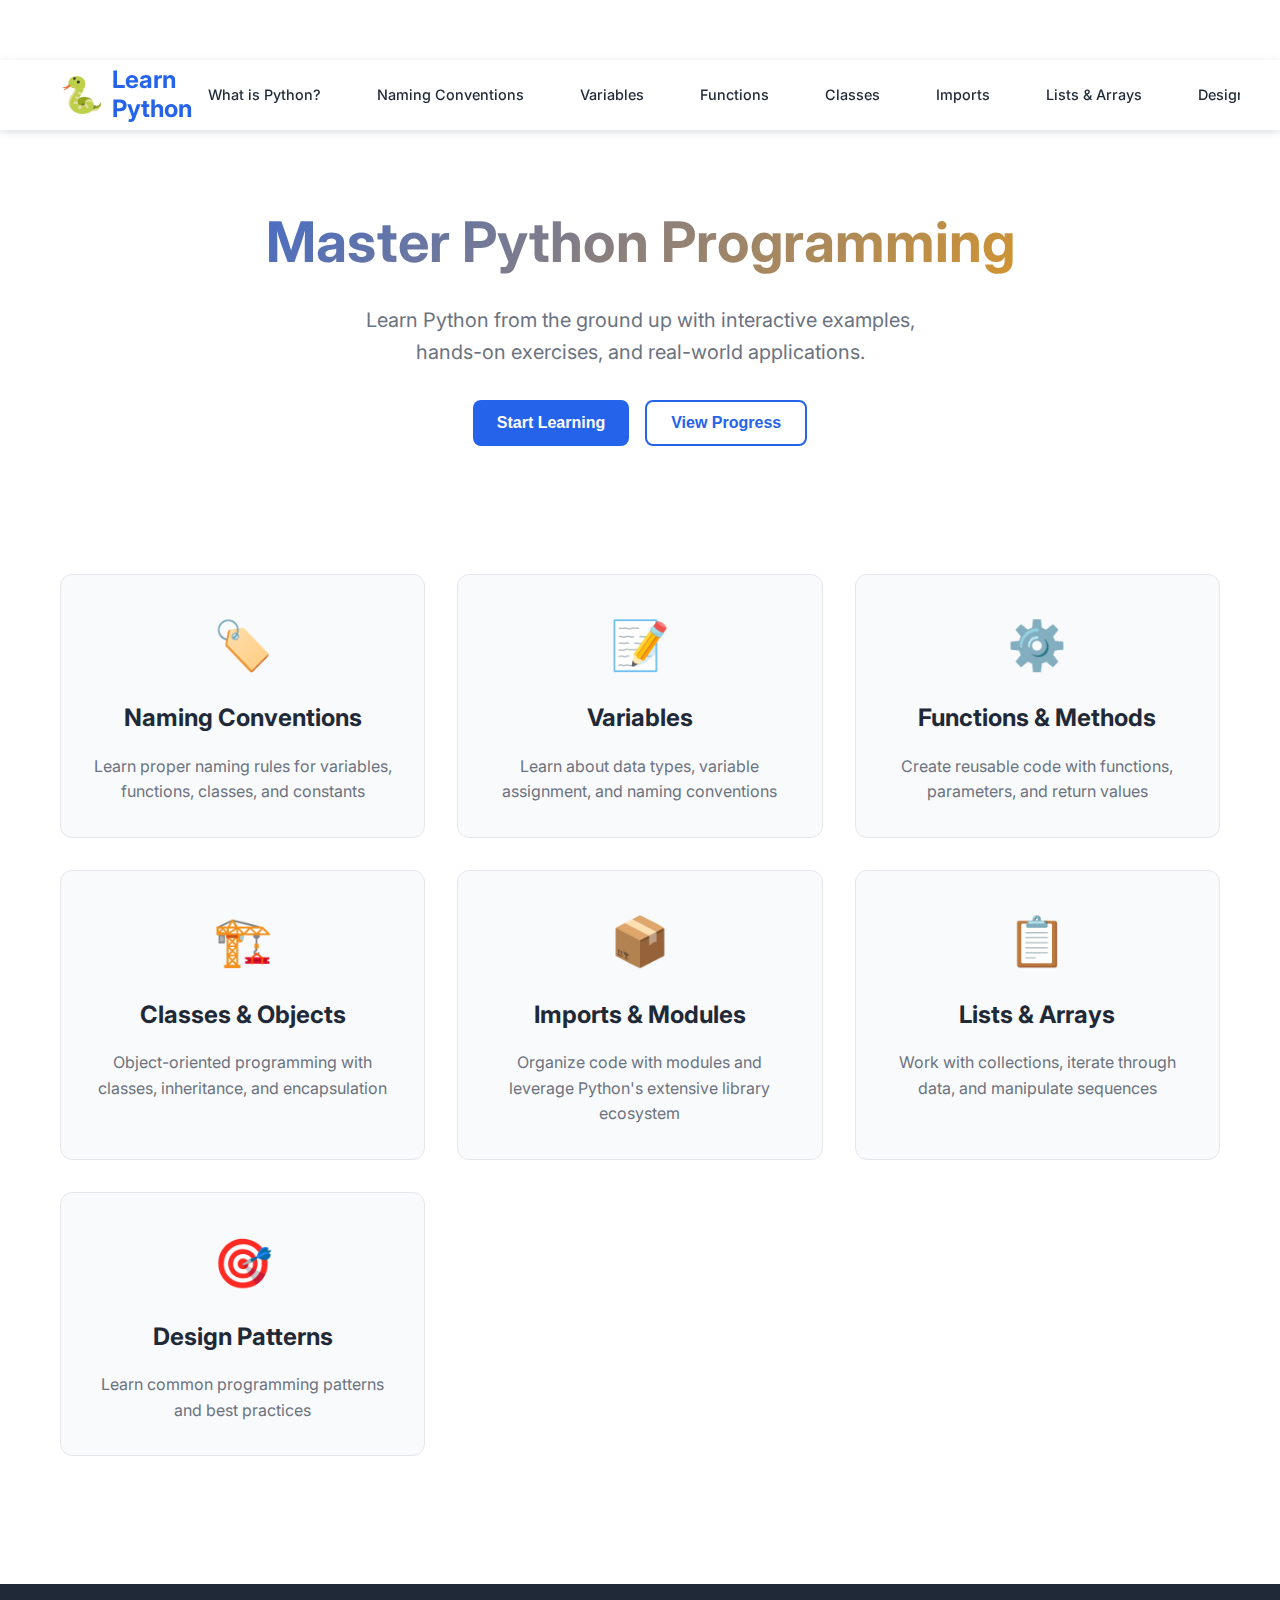
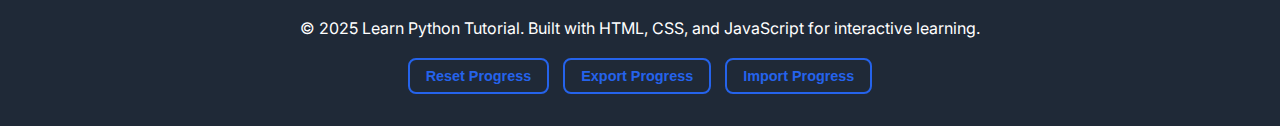
<file: index.html>
<!DOCTYPE html>
<html lang="en">
<head>
    <meta charset="UTF-8">
    <meta name="viewport" content="width=device-width, initial-scale=1.0">
    <title>Learn Python - Interactive Tutorial</title>
    <link rel="stylesheet" href="styles.css">
    <link rel="preconnect" href="https://fonts.googleapis.com">
    <link rel="preconnect" href="https://fonts.gstatic.com" crossorigin>
    <link href="https://fonts.googleapis.com/css2?family=Fira+Code:wght@300;400;500&family=Inter:wght@300;400;500;600;700&display=swap" rel="stylesheet">
</head>
<body>
    <header>
        <nav class="navbar">
            <div class="nav-container">
                <div class="logo-section">
                    <span class="logo-snake">🐍</span>
                    <h1 class="logo"><a href="#home" class="logo-link">Learn Python</a></h1>
                </div>
                <ul class="nav-menu">
                    <li><a href="#what-is-python" class="nav-link">What is Python?</a></li>
                    <li><a href="#naming-conventions" class="nav-link">Naming Conventions</a></li>
                    <li><a href="#variables" class="nav-link">Variables</a></li>
                    <li><a href="#functions" class="nav-link">Functions</a></li>
                    <li><a href="#classes" class="nav-link">Classes</a></li>
                    <li><a href="#imports" class="nav-link">Imports</a></li>
                    <li><a href="#lists" class="nav-link">Lists & Arrays</a></li>
                    <li><a href="#patterns" class="nav-link">Design Patterns</a></li>
                </ul>
                <div class="hamburger">
                    <span class="bar"></span>
                    <span class="bar"></span>
                    <span class="bar"></span>
                </div>
            </div>
        </nav>
    </header>

    <main>
        <!-- What is Python Section -->
        <section id="what-is-python" class="section">
            <div class="container">
                <div class="section-header">
                    <h2>🐍 What is Python?</h2>
                    <p>A beginner-friendly introduction to the Python programming language</p>
                </div>
                
                <div class="what-is-python-content">
                    <div class="python-intro">
                        <h3>Python in Simple Terms</h3>
                        <p>Python is a <strong>programming language</strong> that lets you tell computers what to do using simple, readable instructions. Think of it like giving directions to a very literal friend - you write step-by-step instructions, and the computer follows them exactly.</p>
                        
                        <div class="python-example">
                            <h4>For example, this Python code:</h4>
                            <pre><code>name = "Alice"
print(f"Hello, {name}!")
print("Welcome to Python!")</code></pre>
                            <p>...tells the computer to remember someone's name and then greet them!</p>
                        </div>
                    </div>
                    
                    <div class="why-python">
                        <h3>Why Learn Python?</h3>
                        <div class="benefits-grid">
                            <div class="benefit-card">
                                <div class="benefit-icon">📚</div>
                                <h4>Easy to Learn</h4>
                                <p>Python reads almost like English, making it perfect for beginners</p>
                            </div>
                            <div class="benefit-card">
                                <div class="benefit-icon">🚀</div>
                                <h4>Powerful</h4>
                                <p>Used by companies like Google, Netflix, and Instagram for real applications</p>
                            </div>
                            <div class="benefit-card">
                                <div class="benefit-icon">🔧</div>
                                <h4>Versatile</h4>
                                <p>Build websites, analyze data, create games, automate tasks, and much more</p>
                            </div>
                            <div class="benefit-card">
                                <div class="benefit-icon">👥</div>
                                <h4>Popular</h4>
                                <p>Huge community means lots of help, tutorials, and resources available</p>
                            </div>
                        </div>
                    </div>
                    
                    <div class="python-uses">
                        <h3>What Can You Build with Python?</h3>
                        <div class="uses-list">
                            <div class="use-item">
                                <span class="use-icon">🌐</span>
                                <div>
                                    <h4>Websites & Web Apps</h4>
                                    <p>Build dynamic websites like Instagram, Spotify, and YouTube</p>
                                </div>
                            </div>
                            <div class="use-item">
                                <span class="use-icon">📊</span>
                                <div>
                                    <h4>Data Analysis</h4>
                                    <p>Analyze business data, create charts, and discover insights</p>
                                </div>
                            </div>
                            <div class="use-item">
                                <span class="use-icon">🤖</span>
                                <div>
                                    <h4>AI & Machine Learning</h4>
                                    <p>Create chatbots, recommendation systems, and smart applications</p>
                                </div>
                            </div>
                            <div class="use-item">
                                <span class="use-icon">⚡</span>
                                <div>
                                    <h4>Automation</h4>
                                    <p>Automate boring tasks like organizing files or sending emails</p>
                                </div>
                            </div>
                            <div class="use-item">
                                <span class="use-icon">🎮</span>
                                <div>
                                    <h4>Games & Graphics</h4>
                                    <p>Create games, animations, and visual art</p>
                                </div>
                            </div>
                            <div class="use-item">
                                <span class="use-icon">📱</span>
                                <div>
                                    <h4>Mobile Apps</h4>
                                    <p>Build mobile applications and desktop software</p>
                                </div>
                            </div>
                        </div>
                    </div>
                    
                    <div class="getting-started">
                        <h3>Ready to Start?</h3>
                        <p>No prior programming experience needed! This tutorial will guide you step-by-step through Python basics with interactive examples you can try right in your browser.</p>
                        <div class="cta-buttons">
                            <button class="btn-primary" onclick="scrollToSection('variables')">Start Learning Python</button>
                            <button class="btn-secondary" onclick="scrollToSection('home')">Browse Topics</button>
                        </div>
                    </div>
                </div>
            </div>
        </section>

        <!-- Naming Conventions Section -->
        <section id="naming-conventions" class="section">
            <div class="container">
                <div class="section-header">
                    <h2>🏷️ Python Naming Conventions</h2>
                    <p>Learn the proper way to name variables, functions, classes, and more in Python</p>
                </div>
                
                <div class="lesson-content">
                    <div class="theory">
                        <h3>Why Naming Conventions Matter</h3>
                        <p>Good naming conventions make your code more <strong>readable</strong>, <strong>maintainable</strong>, and help other developers (including future you!) understand your code quickly.</p>
                        
                        <div class="naming-rules">
                            <h4>General Rules</h4>
                            <ul>
                                <li>Use descriptive names that explain what the variable/function does</li>
                                <li>Avoid abbreviations unless they're widely understood</li>
                                <li>Don't use Python keywords as names</li>
                                <li>Be consistent throughout your project</li>
                            </ul>
                        </div>
                    </div>
                    
                    <div class="naming-types">
                        <h3>Naming Conventions by Type</h3>
                        
                        <div class="convention-card">
                            <h4>📝 Variables & Functions</h4>
                            <p><strong>Style:</strong> snake_case (lowercase with underscores)</p>
                            <div class="code-example-inline">
                                <span class="code-snippet">user_name = "Alice"</span>
                                <span class="code-snippet">total_price = 99.99</span>
                                <span class="code-snippet">def calculate_tax(amount):</span>
                            </div>
                        </div>
                        
                        <div class="convention-card">
                            <h4>🏗️ Classes</h4>
                            <p><strong>Style:</strong> PascalCase (each word capitalized)</p>
                            <div class="code-example-inline">
                                <span class="code-snippet">class StudentRecord:</span>
                                <span class="code-snippet">class BankAccount:</span>
                                <span class="code-snippet">class ShoppingCart:</span>
                            </div>
                        </div>
                        
                        <div class="convention-card">
                            <h4>🔒 Constants</h4>
                            <p><strong>Style:</strong> UPPER_SNAKE_CASE (all uppercase with underscores)</p>
                            <div class="code-example-inline">
                                <span class="code-snippet">MAX_USERS = 100</span>
                                <span class="code-snippet">PI = 3.14159</span>
                                <span class="code-snippet">DATABASE_URL = "localhost"</span>
                            </div>
                        </div>
                        
                        <div class="convention-card">
                            <h4>🔒 Private Variables</h4>
                            <p><strong>Style:</strong> _single_underscore or __double_underscore</p>
                            <div class="code-example-inline">
                                <span class="code-snippet">_internal_var = "private"</span>
                                <span class="code-snippet">__very_private = "very private"</span>
                            </div>
                        </div>
                    </div>
                    
                    <div class="code-example">
                        <h4>Good vs Bad Examples</h4>
                        <div class="code-editor">
                            <div class="code-header">
                                <span>naming_examples.py</span>
                                <button class="run-btn" onclick="runCode('naming-conventions')">Run Code</button>
                            </div>
                            <textarea id="naming-conventions-code" class="code-input"># 😊 GOOD Examples
user_age = 25
first_name = "John"
is_logged_in = True
MAX_LOGIN_ATTEMPTS = 3

def calculate_discount(price, discount_rate):
    return price * (1 - discount_rate)

class UserAccount:
    def __init__(self, username):
        self.username = username
        self._balance = 0  # Private variable
    
    def get_balance(self):
        return self._balance

# 😞 BAD Examples (Don't do this!)
# a = 25              # What is 'a'?
# fn = "John"         # What does 'fn' mean?
# b = True            # What boolean is this?
# x = 3               # What is this number for?

# Test the good examples
user = UserAccount("alice_smith")
discount_amount = calculate_discount(100, 0.1)

print(f"User: {user.username}")
print(f"Account balance: ${user.get_balance()}")
print(f"Discount on $100 with 10% off: ${discount_amount}")
print(f"User age: {user_age}")
print(f"Max login attempts allowed: {MAX_LOGIN_ATTEMPTS}")</textarea>
                        </div>
                        <div class="output" id="naming-conventions-output">
                            <div class="output-header">Output:</div>
                            <div class="output-content">Click "Run Code" to see the output</div>
                        </div>
                    </div>

                    <div class="exercise">
                        <h4>Fix the Naming</h4>
                        <p>Rename the poorly named variables and functions below to follow Python conventions:</p>
                        <div class="code-editor">
                            <div class="code-header">
                                <span>naming_exercise.py</span>
                                <button class="run-btn" onclick="runCode('naming-exercise')">Run Code</button>
                            </div>
                            <textarea id="naming-exercise-code" class="code-input"># Fix these poorly named variables and functions
# Change them to follow Python naming conventions

# Bad variable names - fix these!
n = "Alice Johnson"        # This should be a descriptive name
a = 28                     # This should describe what age this is
c = "red"                  # This should describe what color this is
x = True                   # This should describe what boolean state this is

# Bad function name - fix this!
def calc(w, h):            # Make this function name descriptive
    return w * h

# Bad class name - fix this!
class car:                 # Class names should follow PascalCase
    def __init__(self, make, model):
        self.make = make
        self.model = model

# Test your renamed variables and functions
print(f"Name: {n}")
print(f"Age: {a}")
print(f"Favorite color: {c}")
print(f"Is active: {x}")

area = calc(10, 5)
print(f"Area: {area}")

my_car = car("Toyota", "Camry")
print(f"Car: {my_car.make} {my_car.model}")</textarea>
                        </div>
                        <div class="output" id="naming-exercise-output">
                            <div class="output-header">Output:</div>
                            <div class="output-content">Fix the variable and function names, then run the code!</div>
                        </div>
                    </div>
                    
                    <div class="best-practices">
                        <h3>🎯 Best Practices Summary</h3>
                        <div class="practice-grid">
                            <div class="practice-item">
                                <span class="practice-icon">✅</span>
                                <div>
                                    <h4>Be Descriptive</h4>
                                    <p>Use <code>customer_email</code> instead of <code>email</code></p>
                                </div>
                            </div>
                            <div class="practice-item">
                                <span class="practice-icon">✅</span>
                                <div>
                                    <h4>Use Verbs for Functions</h4>
                                    <p>Use <code>calculate_total()</code> instead of <code>total()</code></p>
                                </div>
                            </div>
                            <div class="practice-item">
                                <span class="practice-icon">✅</span>
                                <div>
                                    <h4>Use Nouns for Classes</h4>
                                    <p>Use <code>EmailValidator</code> instead of <code>ValidateEmail</code></p>
                                </div>
                            </div>
                            <div class="practice-item">
                                <span class="practice-icon">✅</span>
                                <div>
                                    <h4>Boolean Variables</h4>
                                    <p>Use <code>is_valid</code> or <code>has_permission</code> for clarity</p>
                                </div>
                            </div>
                        </div>
                    </div>
                </div>
            </div>
        </section>

        <!-- Home Section -->
        <section id="home" class="section active">
            <div class="container">
                <div class="hero">
                    <h1>Master Python Programming</h1>
                    <p>Learn Python from the ground up with interactive examples, hands-on exercises, and real-world applications.</p>
                    <div class="hero-buttons">
                        <button class="btn-primary" onclick="scrollToSection('variables')">Start Learning</button>
                        <button class="btn-secondary" onclick="showProgress()">View Progress</button>
                    </div>
                </div>
                
                <div class="topics-grid">
                    <div class="topic-card" onclick="scrollToSection('naming-conventions')">
                        <div class="topic-icon">🏷️</div>
                        <h3>Naming Conventions</h3>
                        <p>Learn proper naming rules for variables, functions, classes, and constants</p>
                    </div>
                    <div class="topic-card" onclick="scrollToSection('variables')">
                        <div class="topic-icon">📝</div>
                        <h3>Variables</h3>
                        <p>Learn about data types, variable assignment, and naming conventions</p>
                    </div>
                    <div class="topic-card" onclick="scrollToSection('functions')">
                        <div class="topic-icon">⚙️</div>
                        <h3>Functions & Methods</h3>
                        <p>Create reusable code with functions, parameters, and return values</p>
                    </div>
                    <div class="topic-card" onclick="scrollToSection('classes')">
                        <div class="topic-icon">🏗️</div>
                        <h3>Classes & Objects</h3>
                        <p>Object-oriented programming with classes, inheritance, and encapsulation</p>
                    </div>
                    <div class="topic-card" onclick="scrollToSection('imports')">
                        <div class="topic-icon">📦</div>
                        <h3>Imports & Modules</h3>
                        <p>Organize code with modules and leverage Python's extensive library ecosystem</p>
                    </div>
                    <div class="topic-card" onclick="scrollToSection('lists')">
                        <div class="topic-icon">📋</div>
                        <h3>Lists & Arrays</h3>
                        <p>Work with collections, iterate through data, and manipulate sequences</p>
                    </div>
                    <div class="topic-card" onclick="scrollToSection('patterns')">
                        <div class="topic-icon">🎯</div>
                        <h3>Design Patterns</h3>
                        <p>Learn common programming patterns and best practices</p>
                    </div>
                </div>
            </div>
        </section>

        <!-- Variables Section -->
        <section id="variables" class="section">
            <div class="container">
                <h2>Python Variables & Data Types</h2>
                <p class="section-intro">Variables are containers for storing data values. Python has several built-in data types.</p>
                
                <div class="lesson-content">
                    <div class="theory">
                        <h3>Basic Data Types</h3>
                        <ul>
                            <li><strong>int</strong> - Integers (whole numbers)</li>
                            <li><strong>float</strong> - Decimal numbers</li>
                            <li><strong>str</strong> - Text strings</li>
                            <li><strong>bool</strong> - True/False values</li>
                        </ul>
                    </div>
                    
                    <div class="code-example">
                        <h4>Interactive Example</h4>
                        <div class="code-editor">
                            <div class="code-header">
                                <span>variables_example.py</span>
                                <button class="run-btn" onclick="runCode('variables')">Run Code</button>
                            </div>
                            <textarea id="variables-code" class="code-input"># Variable Assignment Examples
name = "Alice"          # String
age = 25               # Integer
height = 5.6           # Float
is_student = True      # Boolean

# Print variables
print(f"Name: {name}")
print(f"Age: {age}")
print(f"Height: {height}")
print(f"Is Student: {is_student}")

# Variable types
print(f"Type of name: {type(name)}")
print(f"Type of age: {type(age)}")
print(f"Type of height: {type(height)}")
print(f"Type of is_student: {type(is_student)}")</textarea>
                        </div>
                        <div class="output" id="variables-output">
                            <div class="output-header">Output:</div>
                            <div class="output-content">Click "Run Code" to see the output</div>
                        </div>
                    </div>

                    <div class="exercise">
                        <h4>Try It Yourself</h4>
                        <p>Create variables for your favorite movie, year it was released, rating (1-10), and whether you own it.</p>
                        <div class="code-editor">
                            <div class="code-header">
                                <span>your_exercise.py</span>
                                <button class="run-btn" onclick="runCode('variables-exercise')">Run Code</button>
                            </div>
                            <textarea id="variables-exercise-code" class="code-input"># Your turn! Create variables for:
# 1. Favorite movie (string)
# 2. Release year (integer)
# 3. Your rating (float)
# 4. Do you own it? (boolean)

# Write your code here


# Print all your variables</textarea>
                        </div>
                        <div class="output" id="variables-exercise-output">
                            <div class="output-header">Output:</div>
                            <div class="output-content">Write your code and run it!</div>
                        </div>
                    </div>
                </div>
            </div>
        </section>

        <!-- Functions Section -->
        <section id="functions" class="section">
            <div class="container">
                <h2>Functions & Methods</h2>
                <p class="section-intro">Functions are reusable blocks of code that perform specific tasks. They help organize your code and avoid repetition.</p>
                
                <div class="lesson-content">
                    <div class="theory">
                        <h3>Function Basics</h3>
                        <ul>
                            <li><strong>def</strong> - Keyword to define a function</li>
                            <li><strong>Parameters</strong> - Input values for the function</li>
                            <li><strong>Return</strong> - Output value from the function</li>
                            <li><strong>Calling</strong> - Using the function</li>
                        </ul>
                    </div>
                    
                    <div class="code-example">
                        <h4>Function Examples</h4>
                        <div class="code-editor">
                            <div class="code-header">
                                <span>functions_example.py</span>
                                <button class="run-btn" onclick="runCode('functions')">Run Code</button>
                            </div>
                            <textarea id="functions-code" class="code-input"># Simple function without parameters
def greet():
    print("Hello, World!")

# Function with parameters
def greet_person(name):
    print(f"Hello, {name}!")

# Function with return value
def add_numbers(a, b):
    result = a + b
    return result

# Function with default parameter
def introduce(name, age=25):
    return f"Hi, I'm {name} and I'm {age} years old."

# Calling functions
greet()
greet_person("Alice")

sum_result = add_numbers(5, 3)
print(f"5 + 3 = {sum_result}")

print(introduce("Bob"))
print(introduce("Charlie", 30))</textarea>
                        </div>
                        <div class="output" id="functions-output">
                            <div class="output-header">Output:</div>
                            <div class="output-content">Click "Run Code" to see the output</div>
                        </div>
                    </div>

                    <div class="exercise">
                        <h4>Create Your Own Function</h4>
                        <p>Write a function that calculates the area of a rectangle. It should take length and width as parameters and return the area.</p>
                        <div class="code-editor">
                            <div class="code-header">
                                <span>rectangle_function.py</span>
                                <button class="run-btn" onclick="runCode('functions-exercise')">Run Code</button>
                            </div>
                            <textarea id="functions-exercise-code" class="code-input"># Create a function called calculate_area
# Parameters: length, width
# Return: area (length * width)

def calculate_area(length, width):
    # Your code here
    pass

# Test your function
length = 10
width = 5
area = calculate_area(length, width)
print(f"Rectangle area: {length} x {width} = {area}")</textarea>
                        </div>
                        <div class="output" id="functions-exercise-output">
                            <div class="output-header">Output:</div>
                            <div class="output-content">Complete the function and run it!</div>
                        </div>
                    </div>
                </div>
            </div>
        </section>

        <!-- Classes Section -->
        <section id="classes" class="section">
            <div class="container">
                <h2>Classes & Objects</h2>
                <p class="section-intro">Classes are blueprints for creating objects. They encapsulate data and behavior together.</p>
                
                <div class="lesson-content">
                    <div class="theory">
                        <h3>Object-Oriented Programming</h3>
                        <ul>
                            <li><strong>Class</strong> - Template for creating objects</li>
                            <li><strong>Object</strong> - Instance of a class</li>
                            <li><strong>__init__</strong> - Constructor method</li>
                            <li><strong>self</strong> - Reference to the current instance</li>
                            <li><strong>Methods</strong> - Functions inside a class</li>
                        </ul>
                    </div>
                    
                    <div class="code-example">
                        <h4>Class Example</h4>
                        <div class="code-editor">
                            <div class="code-header">
                                <span>classes_example.py</span>
                                <button class="run-btn" onclick="runCode('classes')">Run Code</button>
                            </div>
                            <textarea id="classes-code" class="code-input"># Define a class
class Dog:
    # Constructor (initializer)
    def __init__(self, name, breed, age):
        self.name = name
        self.breed = breed
        self.age = age
    
    # Method to make the dog bark
    def bark(self):
        return f"{self.name} says Woof!"
    
    # Method to get dog info
    def get_info(self):
        return f"{self.name} is a {self.age}-year-old {self.breed}"
    
    # Method to have a birthday
    def have_birthday(self):
        self.age += 1
        return f"Happy Birthday {self.name}! Now {self.age} years old."

# Create objects (instances of the class)
dog1 = Dog("Buddy", "Golden Retriever", 3)
dog2 = Dog("Max", "German Shepherd", 5)

# Use the methods
print(dog1.bark())
print(dog1.get_info())
print(dog1.have_birthday())

print(dog2.bark())
print(dog2.get_info())</textarea>
                        </div>
                        <div class="output" id="classes-output">
                            <div class="output-header">Output:</div>
                            <div class="output-content">Click "Run Code" to see the output</div>
                        </div>
                    </div>

                    <div class="exercise">
                        <h4>Create a Car Class</h4>
                        <p>Create a Car class with make, model, and year. Add methods to start the car and get car information.</p>
                        <div class="code-editor">
                            <div class="code-header">
                                <span>car_class.py</span>
                                <button class="run-btn" onclick="runCode('classes-exercise')">Run Code</button>
                            </div>
                            <textarea id="classes-exercise-code" class="code-input"># Create a Car class
class Car:
    def __init__(self, make, model, year):
        # Initialize the car properties
        pass
    
    def start_engine(self):
        # Return a message about starting the car
        pass
    
    def get_info(self):
        # Return car information
        pass

# Create a car object and test it
my_car = Car("Toyota", "Camry", 2022)
print(my_car.start_engine())
print(my_car.get_info())</textarea>
                        </div>
                        <div class="output" id="classes-exercise-output">
                            <div class="output-header">Output:</div>
                            <div class="output-content">Complete the Car class and run it!</div>
                        </div>
                    </div>
                </div>
            </div>
        </section>

        <!-- Imports Section -->
        <section id="imports" class="section">
            <div class="container">
                <h2>Python Imports & Modules</h2>
                <p class="section-intro">Modules allow you to organize code into separate files and reuse functionality. Python has a rich ecosystem of built-in and third-party modules.</p>
                
                <div class="lesson-content">
                    <div class="theory">
                        <h3>Import Basics</h3>
                        <ul>
                            <li><strong>import module</strong> - Import entire module</li>
                            <li><strong>from module import function</strong> - Import specific functions</li>
                            <li><strong>import module as alias</strong> - Create an alias</li>
                            <li><strong>Built-in modules</strong> - Math, random, datetime, etc.</li>
                        </ul>
                    </div>
                    
                    <div class="code-example">
                        <h4>Import Examples</h4>
                        <div class="code-editor">
                            <div class="code-header">
                                <span>imports_example.py</span>
                                <button class="run-btn" onclick="runCode('imports')">Run Code</button>
                            </div>
                            <textarea id="imports-code" class="code-input"># Different ways to import modules
import random
import math
from datetime import datetime
import calendar as cal

# Using random module
random_number = random.randint(1, 10)
print(f"Random number: {random_number}")

# Using datetime
current_date = datetime.now().strftime("%Y-%m-%d")
print(f"Current date: {current_date}")

# Using math module
sqrt_result = math.sqrt(16)
print(f"Square root of 16: {sqrt_result}")

# Using calendar with alias
today = cal.day_name[datetime.now().weekday()]
print(f"Today is: {today}")

# Exploring math constants
print("\nAvailable math constants:")
print(f"π (pi): {math.pi}")
print(f"e: {math.e}")</textarea>
                        </div>
                        <div class="output" id="imports-output">
                            <div class="output-header">Output:</div>
                            <div class="output-content">Click "Run Code" to see the output</div>
                        </div>
                    </div>

                    <div class="exercise">
                        <h4>Create Your Own Module</h4>
                        <p>Import the math module and create a function that calculates the area of a circle using π.</p>
                        <div class="code-editor">
                            <div class="code-header">
                                <span>circle_calculator.py</span>
                                <button class="run-btn" onclick="runCode('imports-exercise')">Run Code</button>
                            </div>
                            <textarea id="imports-exercise-code" class="code-input"># Import the math module
import math

# Create a function to calculate circle area
def calculate_circle_area(radius):
    # Use math.pi to calculate area
    # Formula: π * r²
    pass

# Test your function
radius = 5
area = calculate_circle_area(radius)
print(f"Circle with radius {radius} has area: {area}")</textarea>
                        </div>
                        <div class="output" id="imports-exercise-output">
                            <div class="output-header">Output:</div>
                            <div class="output-content">Complete the function and run it!</div>
                        </div>
                    </div>
                </div>
            </div>
        </section>

        <!-- Lists & Arrays Section -->
        <section id="lists" class="section">
            <div class="container">
                <h2>Lists & Arrays in Python</h2>
                <p class="section-intro">Lists are ordered collections that can store multiple items. They are mutable, meaning you can change them after creation.</p>
                
                <div class="lesson-content">
                    <div class="theory">
                        <h3>List Operations</h3>
                        <ul>
                            <li><strong>Creating</strong> - [item1, item2, item3]</li>
                            <li><strong>Accessing</strong> - list[index]</li>
                            <li><strong>Slicing</strong> - list[start:end]</li>
                            <li><strong>Adding</strong> - append(), insert(), extend()</li>
                            <li><strong>Removing</strong> - remove(), pop(), del</li>
                        </ul>
                    </div>
                    
                    <div class="code-example">
                        <h4>List Examples</h4>
                        <div class="code-editor">
                            <div class="code-header">
                                <span>lists_example.py</span>
                                <button class="run-btn" onclick="runCode('lists')">Run Code</button>
                            </div>
                            <textarea id="lists-code" class="code-input"># Creating and manipulating lists
fruits = ["apple", "banana", "orange"]
print(f"Original fruits: {fruits}")

# Adding items
fruits.append("grape")
print(f"After adding grape: {fruits}")

# Accessing elements
print(f"Second fruit: {fruits[1]}")

# Slicing
print(f"Fruits 1-3: {fruits[1:3]}")

# List length
print(f"Number of fruits: {len(fruits)}")

# Working with numbers
numbers = [1, 2, 3, 4, 5]
print(f"\nNumbers: {numbers}")

# List comprehension
squared = [x**2 for x in numbers]
print(f"Squared numbers: {squared}")

# Filtering
even_numbers = [x for x in numbers if x % 2 == 0]
print(f"Even numbers: {even_numbers}")

# Built-in functions with lists
print(f"Sum of numbers: {sum(numbers)}")</textarea>
                        </div>
                        <div class="output" id="lists-output">
                            <div class="output-header">Output:</div>
                            <div class="output-content">Click "Run Code" to see the output</div>
                        </div>
                    </div>

                    <div class="exercise">
                        <h4>Shopping List Manager</h4>
                        <p>Create a shopping list and add functions to add items, remove items, and check if an item exists.</p>
                        <div class="code-editor">
                            <div class="code-header">
                                <span>shopping_list.py</span>
                                <button class="run-btn" onclick="runCode('lists-exercise')">Run Code</button>
                            </div>
                            <textarea id="lists-exercise-code" class="code-input"># Shopping list manager
shopping_list = ["milk", "bread", "eggs"]

def add_item(item):
    # Add item to shopping list
    pass

def remove_item(item):
    # Remove item from shopping list if it exists
    pass

def check_item(item):
    # Check if item is in shopping list
    pass

# Test your functions
print(f"Current list: {shopping_list}")
add_item("cheese")
print(f"After adding cheese: {shopping_list}")
print(f"Is milk in list? {check_item('milk')}")
remove_item("bread")
print(f"After removing bread: {shopping_list}")</textarea>
                        </div>
                        <div class="output" id="lists-exercise-output">
                            <div class="output-header">Output:</div>
                            <div class="output-content">Complete the functions and run it!</div>
                        </div>
                    </div>
                </div>
            </div>
        </section>

        <!-- Design Patterns Section -->
        <section id="patterns" class="section">
            <div class="container">
                <h2>Common Design Patterns</h2>
                <p class="section-intro">Design patterns are reusable solutions to common programming problems. Here are 5 essential patterns every Python developer should know.</p>
                
                <div class="lesson-content">
                    <div class="theory">
                        <h3>5 Essential Design Patterns</h3>
                        <ul>
                            <li><strong>Singleton</strong> - Ensure only one instance exists</li>
                            <li><strong>Factory</strong> - Create objects without specifying exact classes</li>
                            <li><strong>Observer</strong> - Notify multiple objects about state changes</li>
                            <li><strong>Strategy</strong> - Define family of algorithms, make them interchangeable</li>
                            <li><strong>Command</strong> - Encapsulate requests as objects</li>
                        </ul>
                    </div>
                    
                    <div class="code-example">
                        <h4>Design Patterns Examples</h4>
                        <div class="code-editor">
                            <div class="code-header">
                                <span>design_patterns.py</span>
                                <button class="run-btn" onclick="runCode('patterns')">Run Code</button>
                            </div>
                            <textarea id="patterns-code" class="code-input"># 1. Singleton Pattern
class DatabaseConnection:
    _instance = None
    
    def __new__(cls):
        if cls._instance is None:
            cls._instance = super().__new__(cls)
        return cls._instance

# 2. Factory Pattern
class Animal:
    def speak(self):
        pass

class Dog(Animal):
    def speak(self):
        return "Woof!"

class Cat(Animal):
    def speak(self):
        return "Meow!"

class AnimalFactory:
    @staticmethod
    def create_animal(animal_type):
        if animal_type == "dog":
            return Dog()
        elif animal_type == "cat":
            return Cat()

# 3. Observer Pattern
class NewsAgency:
    def __init__(self):
        self._observers = []
    
    def subscribe(self, observer):
        self._observers.append(observer)
    
    def notify(self, news):
        for observer in self._observers:
            observer.update(news)

class NewsSubscriber:
    def __init__(self, name):
        self.name = name
    
    def update(self, news):
        print(f"{self.name} received: {news}")

# 4. Strategy Pattern
class PaymentStrategy:
    def pay(self, amount):
        pass

class CreditCardPayment(PaymentStrategy):
    def pay(self, amount):
        return f"Credit Card: Processing ${amount:.2f} with card ****1234"

class PayPalPayment(PaymentStrategy):
    def pay(self, amount):
        return f"PayPal: Processing ${amount:.2f} via PayPal account user@email.com"

# 5. Command Pattern
class Command:
    def execute(self):
        pass
    
    def undo(self):
        pass

class Light:
    def __init__(self):
        self.is_on = False
    
    def turn_on(self):
        self.is_on = True
        return "Light is ON"
    
    def turn_off(self):
        self.is_on = False
        return "Light is OFF"

class LightOnCommand(Command):
    def __init__(self, light):
        self.light = light
    
    def execute(self):
        return self.light.turn_on()
    
    def undo(self):
        return self.light.turn_off()

# Demonstrating the patterns
print("=== Singleton Pattern ===")
db1 = DatabaseConnection()
db2 = DatabaseConnection()
print(f"Database instance 1 ID: {id(db1)}")
print(f"Database instance 2 ID: {id(db2)}")
print(f"Same instance? {db1 is db2}")

print("\n=== Factory Pattern ===")
factory = AnimalFactory()
dog = factory.create_animal("dog")
cat = factory.create_animal("cat")
print(f"Dog: Buddy says {dog.speak()}")
print(f"Cat: Whiskers says {cat.speak()}")

print("\n=== Observer Pattern ===")
news_agency = NewsAgency()
user1 = NewsSubscriber("User1")
user2 = NewsSubscriber("User2")
news_agency.subscribe(user1)
news_agency.subscribe(user2)
news_agency.notify("Breaking news!")
news_agency.notify("Weather update!")

print("\n=== Strategy Pattern ===")
credit_card = CreditCardPayment()
paypal = PayPalPayment()
print(credit_card.pay(100.00))
print(paypal.pay(150.00))

print("\n=== Command Pattern ===")
light = Light()
light_on = LightOnCommand(light)
print(light_on.execute())
print(light_on.undo())
print("Undoing last command...")
print(light_on.execute())</textarea>
                        </div>
                        <div class="output" id="patterns-output">
                            <div class="output-header">Output:</div>
                            <div class="output-content">Click "Run Code" to see the output</div>
                        </div>
                    </div>

                    <div class="exercise">
                        <h4>Implement Your Own Pattern</h4>
                        <p>Create a simple Factory pattern for creating different types of vehicles (Car, Bicycle, Motorcycle).</p>
                        <div class="code-editor">
                            <div class="code-header">
                                <span>vehicle_factory.py</span>
                                <button class="run-btn" onclick="runCode('patterns-exercise')">Run Code</button>
                            </div>
                            <textarea id="patterns-exercise-code" class="code-input"># Vehicle Factory Pattern Exercise
class Vehicle:
    def start(self):
        pass

class Car(Vehicle):
    def start(self):
        return "Car engine started with a key"

class Bicycle(Vehicle):
    def start(self):
        return "Bicycle ready - start pedaling!"

class Motorcycle(Vehicle):
    def start(self):
        return "Motorcycle engine started with a kick"

class VehicleFactory:
    @staticmethod
    def create_vehicle(vehicle_type):
        # Implement the factory logic here
        pass

# Test your factory
factory = VehicleFactory()
car = factory.create_vehicle("car")
bicycle = factory.create_vehicle("bicycle")
motorcycle = factory.create_vehicle("motorcycle")

print(car.start())
print(bicycle.start())
print(motorcycle.start())</textarea>
                        </div>
                        <div class="output" id="patterns-exercise-output">
                            <div class="output-header">Output:</div>
                            <div class="output-content">Complete the factory method and run it!</div>
                        </div>
                    </div>
                </div>
            </div>
        </section>
    </main>

    <footer>
        <div class="container">
            <p>&copy; 2025 Learn Python Tutorial. Built with HTML, CSS, and JavaScript for interactive learning.</p>
            <div style="margin-top: 1rem;">
                <button onclick="resetProgress()" class="btn-secondary" style="margin: 0 5px; padding: 8px 16px; font-size: 0.9rem;">Reset Progress</button>
                <button onclick="exportProgress()" class="btn-secondary" style="margin: 0 5px; padding: 8px 16px; font-size: 0.9rem;">Export Progress</button>
                <button onclick="importProgress()" class="btn-secondary" style="margin: 0 5px; padding: 8px 16px; font-size: 0.9rem;">Import Progress</button>
            </div>
        </div>
    </footer>

    <script src="script.js"></script>
</body>
</html>
</file>
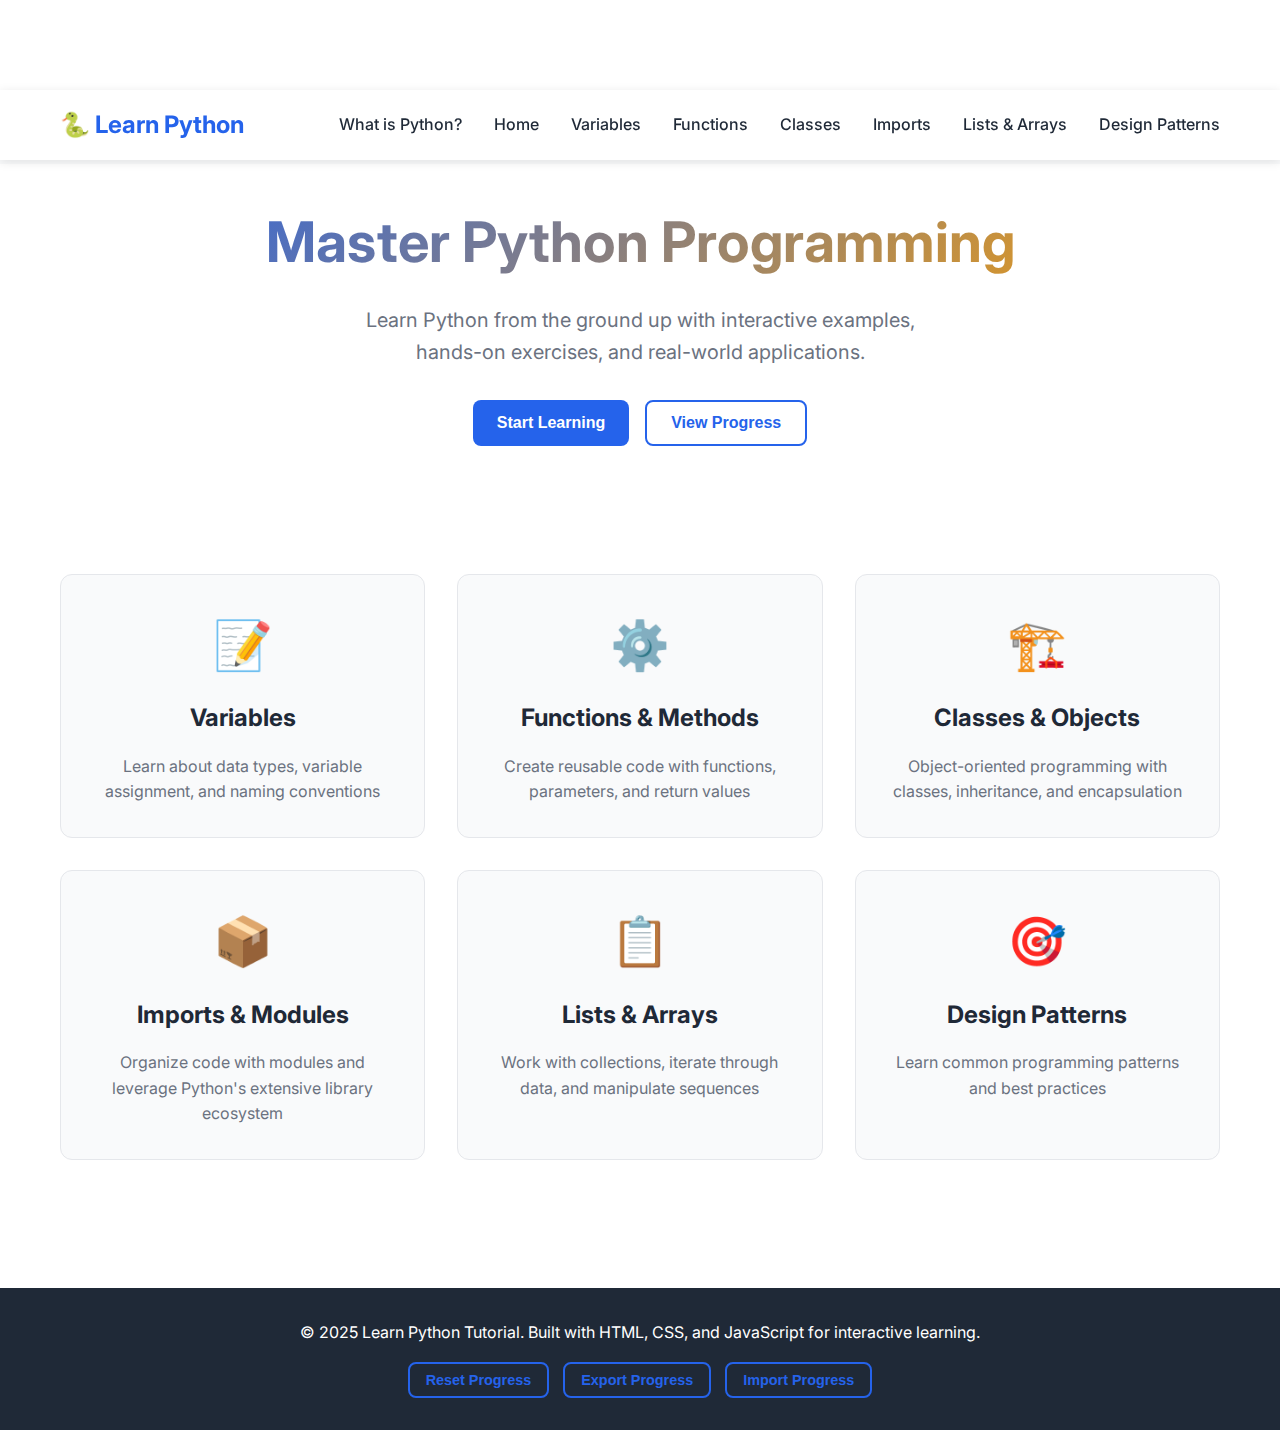
<file: main.html>
<!DOCTYPE html>
<html lang="en">
<head>
    <meta charset="UTF-8">
    <meta name="viewport" content="width=device-width, initial-scale=1.0">
    <title>Learn Python - Interactive Tutorial</title>
    
    <!-- CSS Files -->
    <link rel="stylesheet" href="css/base.css">
    <link rel="stylesheet" href="css/navigation.css">
    <link rel="stylesheet" href="css/buttons.css">
    <link rel="stylesheet" href="css/hero.css">
    <link rel="stylesheet" href="css/lessons.css">
    <link rel="stylesheet" href="css/explanations.css">
    <link rel="stylesheet" href="css/what-is-python.css">
    <link rel="stylesheet" href="css/responsive.css">
    
    <!-- Google Fonts -->
    <link rel="preconnect" href="https://fonts.googleapis.com">
    <link rel="preconnect" href="https://fonts.gstatic.com" crossorigin>
    <link href="https://fonts.googleapis.com/css2?family=Fira+Code:wght@300;400;500&family=Inter:wght@300;400;500;600;700&display=swap" rel="stylesheet">
</head>
<body>
    <header>
        <nav class="navbar">
            <div class="nav-container">
                <h1 class="logo">🐍 Learn Python</h1>
                <ul class="nav-menu">
                    <li><a href="#what-is-python" class="nav-link">What is Python?</a></li>
                    <li><a href="#home" class="nav-link">Home</a></li>
                    <li><a href="#variables" class="nav-link">Variables</a></li>
                    <li><a href="#functions" class="nav-link">Functions</a></li>
                    <li><a href="#classes" class="nav-link">Classes</a></li>
                    <li><a href="#imports" class="nav-link">Imports</a></li>
                    <li><a href="#lists" class="nav-link">Lists & Arrays</a></li>
                    <li><a href="#patterns" class="nav-link">Design Patterns</a></li>
                </ul>
                <div class="hamburger">
                    <span class="bar"></span>
                    <span class="bar"></span>
                    <span class="bar"></span>
                </div>
            </div>
        </nav>
    </header>

    <main id="main-content">
        <!-- What is Python Section -->
        <section id="what-is-python" class="section">
            <div class="container">
                <div class="section-header">
                    <h2>🐍 What is Python?</h2>
                    <p>A beginner-friendly introduction to the Python programming language</p>
                </div>
                
                <div class="what-is-python-content">
                    <div class="python-intro">
                        <h3>Python in Simple Terms</h3>
                        <p>Python is a <strong>programming language</strong> that lets you tell computers what to do using simple, readable instructions. Think of it like giving directions to a very literal friend - you write step-by-step instructions, and the computer follows them exactly.</p>
                        
                        <div class="python-example">
                            <h4>For example, this Python code:</h4>
                            <pre><code>name = "Alice"
print(f"Hello, {name}!")
print("Welcome to Python!")</code></pre>
                            <p>...tells the computer to remember someone's name and then greet them!</p>
                        </div>
                    </div>
                    
                    <div class="why-python">
                        <h3>Why Learn Python?</h3>
                        <div class="benefits-grid">
                            <div class="benefit-card">
                                <div class="benefit-icon">📚</div>
                                <h4>Easy to Learn</h4>
                                <p>Python reads almost like English, making it perfect for beginners</p>
                            </div>
                            <div class="benefit-card">
                                <div class="benefit-icon">🚀</div>
                                <h4>Powerful</h4>
                                <p>Used by companies like Google, Netflix, and Instagram for real applications</p>
                            </div>
                            <div class="benefit-card">
                                <div class="benefit-icon">🔧</div>
                                <h4>Versatile</h4>
                                <p>Build websites, analyze data, create games, automate tasks, and much more</p>
                            </div>
                            <div class="benefit-card">
                                <div class="benefit-icon">👥</div>
                                <h4>Popular</h4>
                                <p>Huge community means lots of help, tutorials, and resources available</p>
                            </div>
                        </div>
                    </div>
                    
                    <div class="python-uses">
                        <h3>What Can You Build with Python?</h3>
                        <div class="uses-list">
                            <div class="use-item">
                                <span class="use-icon">🌐</span>
                                <div>
                                    <h4>Websites & Web Apps</h4>
                                    <p>Build dynamic websites like Instagram, Spotify, and YouTube</p>
                                </div>
                            </div>
                            <div class="use-item">
                                <span class="use-icon">📊</span>
                                <div>
                                    <h4>Data Analysis</h4>
                                    <p>Analyze business data, create charts, and discover insights</p>
                                </div>
                            </div>
                            <div class="use-item">
                                <span class="use-icon">🤖</span>
                                <div>
                                    <h4>AI & Machine Learning</h4>
                                    <p>Create chatbots, recommendation systems, and smart applications</p>
                                </div>
                            </div>
                            <div class="use-item">
                                <span class="use-icon">⚡</span>
                                <div>
                                    <h4>Automation</h4>
                                    <p>Automate boring tasks like organizing files or sending emails</p>
                                </div>
                            </div>
                            <div class="use-item">
                                <span class="use-icon">🎮</span>
                                <div>
                                    <h4>Games & Graphics</h4>
                                    <p>Create games, animations, and visual art</p>
                                </div>
                            </div>
                            <div class="use-item">
                                <span class="use-icon">📱</span>
                                <div>
                                    <h4>Mobile Apps</h4>
                                    <p>Build mobile applications and desktop software</p>
                                </div>
                            </div>
                        </div>
                    </div>
                    
                    <div class="getting-started">
                        <h3>Ready to Start?</h3>
                        <p>No prior programming experience needed! This tutorial will guide you step-by-step through Python basics with interactive examples you can try right in your browser.</p>
                        <div class="cta-buttons">
                            <button class="btn-primary" onclick="scrollToSection('variables')">Start Learning Python</button>
                            <button class="btn-secondary" onclick="scrollToSection('home')">Browse Topics</button>
                        </div>
                    </div>
                </div>
            </div>
        </section>

        <!-- Home Section -->
        <section id="home" class="section active">
            <div class="container">
                <div class="hero">
                    <h1>Master Python Programming</h1>
                    <p>Learn Python from the ground up with interactive examples, hands-on exercises, and real-world applications.</p>
                    <div class="hero-buttons">
                        <button class="btn-primary" onclick="scrollToSection('variables')">Start Learning</button>
                        <button class="btn-secondary" onclick="showProgress()">View Progress</button>
                    </div>
                </div>
                
                <div class="topics-grid">
                    <div class="topic-card" onclick="scrollToSection('variables')">
                        <div class="topic-icon">📝</div>
                        <h3>Variables</h3>
                        <p>Learn about data types, variable assignment, and naming conventions</p>
                    </div>
                    <div class="topic-card" onclick="scrollToSection('functions')">
                        <div class="topic-icon">⚙️</div>
                        <h3>Functions & Methods</h3>
                        <p>Create reusable code with functions, parameters, and return values</p>
                    </div>
                    <div class="topic-card" onclick="scrollToSection('classes')">
                        <div class="topic-icon">🏗️</div>
                        <h3>Classes & Objects</h3>
                        <p>Object-oriented programming with classes, inheritance, and encapsulation</p>
                    </div>
                    <div class="topic-card" onclick="scrollToSection('imports')">
                        <div class="topic-icon">📦</div>
                        <h3>Imports & Modules</h3>
                        <p>Organize code with modules and leverage Python's extensive library ecosystem</p>
                    </div>
                    <div class="topic-card" onclick="scrollToSection('lists')">
                        <div class="topic-icon">📋</div>
                        <h3>Lists & Arrays</h3>
                        <p>Work with collections, iterate through data, and manipulate sequences</p>
                    </div>
                    <div class="topic-card" onclick="scrollToSection('patterns')">
                        <div class="topic-icon">🎯</div>
                        <h3>Design Patterns</h3>
                        <p>Learn common programming patterns and best practices</p>
                    </div>
                </div>
            </div>
        </section>

        <!-- Variables Section -->
        <section id="variables" class="section">
            <div class="container">
                <h2>Python Variables & Data Types</h2>
                <p class="section-intro">Variables are containers for storing data values. Python has several built-in data types.</p>
                
                <div class="lesson-content">
                    <div class="theory">
                        <h3>Basic Data Types</h3>
                        <ul>
                            <li><strong>int</strong> - Integers (whole numbers)</li>
                            <li><strong>float</strong> - Decimal numbers</li>
                            <li><strong>str</strong> - Text strings</li>
                            <li><strong>bool</strong> - True/False values</li>
                        </ul>
                    </div>
                    
                    <div class="code-example">
                        <h4>Interactive Example</h4>
                        <div class="code-editor">
                            <div class="code-header">
                                <span>variables_example.py</span>
                                <button class="run-btn" onclick="runCode('variables')">Run Code</button>
                            </div>
                            <textarea id="variables-code" class="code-input"># Variable Assignment Examples
name = "Alice"          # String
age = 25               # Integer
height = 5.6           # Float
is_student = True      # Boolean

# Print variables
print(f"Name: {name}")
print(f"Age: {age}")
print(f"Height: {height}")
print(f"Is Student: {is_student}")

# Variable types
print(f"Type of name: {type(name)}")
print(f"Type of age: {type(age)}")
print(f"Type of height: {type(height)}")
print(f"Type of is_student: {type(is_student)}")</textarea>
                        </div>
                        <div class="output" id="variables-output">
                            <div class="output-header">Output:</div>
                            <div class="output-content">Click "Run Code" to see the output</div>
                        </div>
                    </div>

                    <div class="exercise">
                        <h4>Try It Yourself</h4>
                        <p>Create variables for your favorite movie, year it was released, rating (1-10), and whether you own it.</p>
                        <div class="code-editor">
                            <div class="code-header">
                                <span>your_exercise.py</span>
                                <button class="run-btn" onclick="runCode('variables-exercise')">Run Code</button>
                            </div>
                            <textarea id="variables-exercise-code" class="code-input"># Your turn! Create variables for:
# 1. Favorite movie (string)
# 2. Release year (integer)
# 3. Your rating (float)
# 4. Do you own it? (boolean)

# Write your code here


# Print all your variables</textarea>
                        </div>
                        <div class="output" id="variables-exercise-output">
                            <div class="output-header">Output:</div>
                            <div class="output-content">Write your code and run it!</div>
                        </div>
                    </div>
                </div>
            </div>
        </section>

        <!-- Functions Section -->
        <section id="functions" class="section">
            <div class="container">
                <h2>Functions & Methods</h2>
                <p class="section-intro">Functions are reusable blocks of code that perform specific tasks. They help organize your code and avoid repetition.</p>
                
                <div class="lesson-content">
                    <div class="theory">
                        <h3>Function Basics</h3>
                        <ul>
                            <li><strong>def</strong> - Keyword to define a function</li>
                            <li><strong>Parameters</strong> - Input values for the function</li>
                            <li><strong>Return</strong> - Output value from the function</li>
                            <li><strong>Calling</strong> - Using the function</li>
                        </ul>
                    </div>
                    
                    <div class="code-example">
                        <h4>Function Examples</h4>
                        <div class="code-editor">
                            <div class="code-header">
                                <span>functions_example.py</span>
                                <button class="run-btn" onclick="runCode('functions')">Run Code</button>
                            </div>
                            <textarea id="functions-code" class="code-input"># Simple function without parameters
def greet():
    print("Hello, World!")

# Function with parameters
def greet_person(name):
    print(f"Hello, {name}!")

# Function with return value
def add_numbers(a, b):
    result = a + b
    return result

# Function with default parameter
def introduce(name, age=25):
    return f"Hi, I'm {name} and I'm {age} years old."

# Calling functions
greet()
greet_person("Alice")

sum_result = add_numbers(5, 3)
print(f"5 + 3 = {sum_result}")

print(introduce("Bob"))
print(introduce("Charlie", 30))</textarea>
                        </div>
                        <div class="output" id="functions-output">
                            <div class="output-header">Output:</div>
                            <div class="output-content">Click "Run Code" to see the output</div>
                        </div>
                    </div>

                    <div class="exercise">
                        <h4>Create Your Own Function</h4>
                        <p>Write a function that calculates the area of a rectangle. It should take length and width as parameters and return the area.</p>
                        <div class="code-editor">
                            <div class="code-header">
                                <span>rectangle_function.py</span>
                                <button class="run-btn" onclick="runCode('functions-exercise')">Run Code</button>
                            </div>
                            <textarea id="functions-exercise-code" class="code-input"># Create a function called calculate_area
# Parameters: length, width
# Return: area (length * width)

def calculate_area(length, width):
    # Your code here
    pass

# Test your function
length = 10
width = 5
area = calculate_area(length, width)
print(f"Rectangle area: {length} x {width} = {area}")</textarea>
                        </div>
                        <div class="output" id="functions-exercise-output">
                            <div class="output-header">Output:</div>
                            <div class="output-content">Complete the function and run it!</div>
                        </div>
                    </div>
                </div>
            </div>
        </section>

        <!-- Classes Section -->
        <section id="classes" class="section">
            <div class="container">
                <h2>Classes & Objects</h2>
                <p class="section-intro">Classes are blueprints for creating objects. They encapsulate data and behavior together.</p>
                
                <div class="lesson-content">
                    <div class="theory">
                        <h3>Object-Oriented Programming</h3>
                        <ul>
                            <li><strong>Class</strong> - Template for creating objects</li>
                            <li><strong>Object</strong> - Instance of a class</li>
                            <li><strong>__init__</strong> - Constructor method</li>
                            <li><strong>self</strong> - Reference to the current instance</li>
                            <li><strong>Methods</strong> - Functions inside a class</li>
                        </ul>
                    </div>
                    
                    <div class="code-example">
                        <h4>Class Example</h4>
                        <div class="code-editor">
                            <div class="code-header">
                                <span>classes_example.py</span>
                                <button class="run-btn" onclick="runCode('classes')">Run Code</button>
                            </div>
                            <textarea id="classes-code" class="code-input"># Define a class
class Dog:
    # Constructor (initializer)
    def __init__(self, name, breed, age):
        self.name = name
        self.breed = breed
        self.age = age
    
    # Method to make the dog bark
    def bark(self):
        return f"{self.name} says Woof!"
    
    # Method to get dog info
    def get_info(self):
        return f"{self.name} is a {self.age}-year-old {self.breed}"
    
    # Method to have a birthday
    def have_birthday(self):
        self.age += 1
        return f"Happy Birthday {self.name}! Now {self.age} years old."

# Create objects (instances of the class)
dog1 = Dog("Buddy", "Golden Retriever", 3)
dog2 = Dog("Max", "German Shepherd", 5)

# Use the methods
print(dog1.bark())
print(dog1.get_info())
print(dog1.have_birthday())

print(dog2.bark())
print(dog2.get_info())</textarea>
                        </div>
                        <div class="output" id="classes-output">
                            <div class="output-header">Output:</div>
                            <div class="output-content">Click "Run Code" to see the output</div>
                        </div>
                    </div>

                    <div class="exercise">
                        <h4>Create a Car Class</h4>
                        <p>Create a Car class with make, model, and year. Add methods to start the car and get car information.</p>
                        <div class="code-editor">
                            <div class="code-header">
                                <span>car_class.py</span>
                                <button class="run-btn" onclick="runCode('classes-exercise')">Run Code</button>
                            </div>
                            <textarea id="classes-exercise-code" class="code-input"># Create a Car class
class Car:
    def __init__(self, make, model, year):
        # Initialize the car properties
        pass
    
    def start_engine(self):
        # Return a message about starting the car
        pass
    
    def get_info(self):
        # Return car information
        pass

# Create a car object and test it
my_car = Car("Toyota", "Camry", 2022)
print(my_car.start_engine())
print(my_car.get_info())</textarea>
                        </div>
                        <div class="output" id="classes-exercise-output">
                            <div class="output-header">Output:</div>
                            <div class="output-content">Complete the Car class and run it!</div>
                        </div>
                    </div>
                </div>
            </div>
        </section>

        <!-- Imports Section -->
        <section id="imports" class="section">
            <div class="container">
                <h2>Python Imports & Modules</h2>
                <p class="section-intro">Modules allow you to organize code into separate files and reuse functionality. Python has a rich ecosystem of built-in and third-party modules.</p>
                
                <div class="lesson-content">
                    <div class="theory">
                        <h3>Import Basics</h3>
                        <ul>
                            <li><strong>import module</strong> - Import entire module</li>
                            <li><strong>from module import function</strong> - Import specific functions</li>
                            <li><strong>import module as alias</strong> - Create an alias</li>
                            <li><strong>Built-in modules</strong> - Math, random, datetime, etc.</li>
                        </ul>
                    </div>
                    
                    <div class="code-example">
                        <h4>Import Examples</h4>
                        <div class="code-editor">
                            <div class="code-header">
                                <span>imports_example.py</span>
                                <button class="run-btn" onclick="runCode('imports')">Run Code</button>
                            </div>
                            <textarea id="imports-code" class="code-input"># Different ways to import modules
import random
import math
from datetime import datetime
import calendar as cal

# Using random module
random_number = random.randint(1, 10)
print(f"Random number: {random_number}")

# Using datetime
current_date = datetime.now().strftime("%Y-%m-%d")
print(f"Current date: {current_date}")

# Using math module
sqrt_result = math.sqrt(16)
print(f"Square root of 16: {sqrt_result}")

# Using calendar with alias
today = cal.day_name[datetime.now().weekday()]
print(f"Today is: {today}")

# Exploring math constants
print("\nAvailable math constants:")
print(f"π (pi): {math.pi}")
print(f"e: {math.e}")</textarea>
                        </div>
                        <div class="output" id="imports-output">
                            <div class="output-header">Output:</div>
                            <div class="output-content">Click "Run Code" to see the output</div>
                        </div>
                    </div>

                    <div class="exercise">
                        <h4>Create Your Own Module</h4>
                        <p>Import the math module and create a function that calculates the area of a circle using π.</p>
                        <div class="code-editor">
                            <div class="code-header">
                                <span>circle_calculator.py</span>
                                <button class="run-btn" onclick="runCode('imports-exercise')">Run Code</button>
                            </div>
                            <textarea id="imports-exercise-code" class="code-input"># Import the math module
import math

# Create a function to calculate circle area
def calculate_circle_area(radius):
    # Use math.pi to calculate area
    # Formula: π * r²
    pass

# Test your function
radius = 5
area = calculate_circle_area(radius)
print(f"Circle with radius {radius} has area: {area}")</textarea>
                        </div>
                        <div class="output" id="imports-exercise-output">
                            <div class="output-header">Output:</div>
                            <div class="output-content">Complete the function and run it!</div>
                        </div>
                    </div>
                </div>
            </div>
        </section>

        <!-- Lists & Arrays Section -->
        <section id="lists" class="section">
            <div class="container">
                <h2>Lists & Arrays in Python</h2>
                <p class="section-intro">Lists are ordered collections that can store multiple items. They are mutable, meaning you can change them after creation.</p>
                
                <div class="lesson-content">
                    <div class="theory">
                        <h3>List Operations</h3>
                        <ul>
                            <li><strong>Creating</strong> - [item1, item2, item3]</li>
                            <li><strong>Accessing</strong> - list[index]</li>
                            <li><strong>Slicing</strong> - list[start:end]</li>
                            <li><strong>Adding</strong> - append(), insert(), extend()</li>
                            <li><strong>Removing</strong> - remove(), pop(), del</li>
                        </ul>
                    </div>
                    
                    <div class="code-example">
                        <h4>List Examples</h4>
                        <div class="code-editor">
                            <div class="code-header">
                                <span>lists_example.py</span>
                                <button class="run-btn" onclick="runCode('lists')">Run Code</button>
                            </div>
                            <textarea id="lists-code" class="code-input"># Creating and manipulating lists
fruits = ["apple", "banana", "orange"]
print(f"Original fruits: {fruits}")

# Adding items
fruits.append("grape")
print(f"After adding grape: {fruits}")

# Accessing elements
print(f"Second fruit: {fruits[1]}")

# Slicing
print(f"Fruits 1-3: {fruits[1:3]}")

# List length
print(f"Number of fruits: {len(fruits)}")

# Working with numbers
numbers = [1, 2, 3, 4, 5]
print(f"\nNumbers: {numbers}")

# List comprehension
squared = [x**2 for x in numbers]
print(f"Squared numbers: {squared}")

# Filtering
even_numbers = [x for x in numbers if x % 2 == 0]
print(f"Even numbers: {even_numbers}")

# Built-in functions with lists
print(f"Sum of numbers: {sum(numbers)}")</textarea>
                        </div>
                        <div class="output" id="lists-output">
                            <div class="output-header">Output:</div>
                            <div class="output-content">Click "Run Code" to see the output</div>
                        </div>
                    </div>

                    <div class="exercise">
                        <h4>Shopping List Manager</h4>
                        <p>Create a shopping list and add functions to add items, remove items, and check if an item exists.</p>
                        <div class="code-editor">
                            <div class="code-header">
                                <span>shopping_list.py</span>
                                <button class="run-btn" onclick="runCode('lists-exercise')">Run Code</button>
                            </div>
                            <textarea id="lists-exercise-code" class="code-input"># Shopping list manager
shopping_list = ["milk", "bread", "eggs"]

def add_item(item):
    # Add item to shopping list
    pass

def remove_item(item):
    # Remove item from shopping list if it exists
    pass

def check_item(item):
    # Check if item is in shopping list
    pass

# Test your functions
print(f"Current list: {shopping_list}")
add_item("cheese")
print(f"After adding cheese: {shopping_list}")
print(f"Is milk in list? {check_item('milk')}")
remove_item("bread")
print(f"After removing bread: {shopping_list}")</textarea>
                        </div>
                        <div class="output" id="lists-exercise-output">
                            <div class="output-header">Output:</div>
                            <div class="output-content">Complete the functions and run it!</div>
                        </div>
                    </div>
                </div>
            </div>
        </section>

        <!-- Design Patterns Section -->
        <section id="patterns" class="section">
            <div class="container">
                <h2>Common Design Patterns</h2>
                <p class="section-intro">Design patterns are reusable solutions to common programming problems. Here are 5 essential patterns every Python developer should know.</p>
                
                <div class="lesson-content">
                    <div class="theory">
                        <h3>5 Essential Design Patterns</h3>
                        <ul>
                            <li><strong>Singleton</strong> - Ensure only one instance exists</li>
                            <li><strong>Factory</strong> - Create objects without specifying exact classes</li>
                            <li><strong>Observer</strong> - Notify multiple objects about state changes</li>
                            <li><strong>Strategy</strong> - Define family of algorithms, make them interchangeable</li>
                            <li><strong>Command</strong> - Encapsulate requests as objects</li>
                        </ul>
                    </div>
                    
                    <div class="code-example">
                        <h4>Design Patterns Examples</h4>
                        <div class="code-editor">
                            <div class="code-header">
                                <span>design_patterns.py</span>
                                <button class="run-btn" onclick="runCode('patterns')">Run Code</button>
                            </div>
                            <textarea id="patterns-code" class="code-input"># 1. Singleton Pattern
class DatabaseConnection:
    _instance = None
    
    def __new__(cls):
        if cls._instance is None:
            cls._instance = super().__new__(cls)
        return cls._instance

# 2. Factory Pattern
class Animal:
    def speak(self):
        pass

class Dog(Animal):
    def speak(self):
        return "Woof!"

class Cat(Animal):
    def speak(self):
        return "Meow!"

class AnimalFactory:
    @staticmethod
    def create_animal(animal_type):
        if animal_type == "dog":
            return Dog()
        elif animal_type == "cat":
            return Cat()

# 3. Observer Pattern
class NewsAgency:
    def __init__(self):
        self._observers = []
    
    def subscribe(self, observer):
        self._observers.append(observer)
    
    def notify(self, news):
        for observer in self._observers:
            observer.update(news)

class NewsSubscriber:
    def __init__(self, name):
        self.name = name
    
    def update(self, news):
        print(f"{self.name} received: {news}")

# 4. Strategy Pattern
class PaymentStrategy:
    def pay(self, amount):
        pass

class CreditCardPayment(PaymentStrategy):
    def pay(self, amount):
        return f"Credit Card: Processing ${amount:.2f} with card ****1234"

class PayPalPayment(PaymentStrategy):
    def pay(self, amount):
        return f"PayPal: Processing ${amount:.2f} via PayPal account user@email.com"

# 5. Command Pattern
class Command:
    def execute(self):
        pass
    
    def undo(self):
        pass

class Light:
    def __init__(self):
        self.is_on = False
    
    def turn_on(self):
        self.is_on = True
        return "Light is ON"
    
    def turn_off(self):
        self.is_on = False
        return "Light is OFF"

class LightOnCommand(Command):
    def __init__(self, light):
        self.light = light
    
    def execute(self):
        return self.light.turn_on()
    
    def undo(self):
        return self.light.turn_off()

# Demonstrating the patterns
print("=== Singleton Pattern ===")
db1 = DatabaseConnection()
db2 = DatabaseConnection()
print(f"Database instance 1 ID: {id(db1)}")
print(f"Database instance 2 ID: {id(db2)}")
print(f"Same instance? {db1 is db2}")

print("\n=== Factory Pattern ===")
factory = AnimalFactory()
dog = factory.create_animal("dog")
cat = factory.create_animal("cat")
print(f"Dog: Buddy says {dog.speak()}")
print(f"Cat: Whiskers says {cat.speak()}")

print("\n=== Observer Pattern ===")
news_agency = NewsAgency()
user1 = NewsSubscriber("User1")
user2 = NewsSubscriber("User2")
news_agency.subscribe(user1)
news_agency.subscribe(user2)
news_agency.notify("Breaking news!")
news_agency.notify("Weather update!")

print("\n=== Strategy Pattern ===")
credit_card = CreditCardPayment()
paypal = PayPalPayment()
print(credit_card.pay(100.00))
print(paypal.pay(150.00))

print("\n=== Command Pattern ===")
light = Light()
light_on = LightOnCommand(light)
print(light_on.execute())
print(light_on.undo())
print("Undoing last command...")
print(light_on.execute())</textarea>
                        </div>
                        <div class="output" id="patterns-output">
                            <div class="output-header">Output:</div>
                            <div class="output-content">Click "Run Code" to see the output</div>
                        </div>
                    </div>

                    <div class="exercise">
                        <h4>Implement Your Own Pattern</h4>
                        <p>Create a simple Factory pattern for creating different types of vehicles (Car, Bicycle, Motorcycle).</p>
                        <div class="code-editor">
                            <div class="code-header">
                                <span>vehicle_factory.py</span>
                                <button class="run-btn" onclick="runCode('patterns-exercise')">Run Code</button>
                            </div>
                            <textarea id="patterns-exercise-code" class="code-input"># Vehicle Factory Pattern Exercise
class Vehicle:
    def start(self):
        pass

class Car(Vehicle):
    def start(self):
        return "Car engine started with a key"

class Bicycle(Vehicle):
    def start(self):
        return "Bicycle ready - start pedaling!"

class Motorcycle(Vehicle):
    def start(self):
        return "Motorcycle engine started with a kick"

class VehicleFactory:
    @staticmethod
    def create_vehicle(vehicle_type):
        # Implement the factory logic here
        pass

# Test your factory
factory = VehicleFactory()
car = factory.create_vehicle("car")
bicycle = factory.create_vehicle("bicycle")
motorcycle = factory.create_vehicle("motorcycle")

print(car.start())
print(bicycle.start())
print(motorcycle.start())</textarea>
                        </div>
                        <div class="output" id="patterns-exercise-output">
                            <div class="output-header">Output:</div>
                            <div class="output-content">Complete the factory method and run it!</div>
                        </div>
                    </div>
                </div>
            </div>
        </section>
    </main>

    <footer>
        <div class="container">
            <p>&copy; 2025 Learn Python Tutorial. Built with HTML, CSS, and JavaScript for interactive learning.</p>
            <div style="margin-top: 1rem;">
                <button onclick="resetProgress()" class="btn-secondary" style="margin: 0 5px; padding: 8px 16px; font-size: 0.9rem;">Reset Progress</button>
                <button onclick="exportProgress()" class="btn-secondary" style="margin: 0 5px; padding: 8px 16px; font-size: 0.9rem;">Export Progress</button>
                <button onclick="importProgress()" class="btn-secondary" style="margin: 0 5px; padding: 8px 16px; font-size: 0.9rem;">Import Progress</button>
            </div>
        </div>
    </footer>

    <!-- JavaScript Files -->
    <script src="js/app.js"></script>
    <script src="js/navigation.js"></script>
    <script src="js/progress.js"></script>
    <script src="js/codeExecution.js"></script>
    <script src="js/pythonOutputs.js"></script>
    <script src="js/explanations.js"></script>
</body>
</html>
</file>
<file: css/navigation.css>
/* Header & Navigation */
.navbar {
    background: var(--bg-color);
    box-shadow: 0 2px 10px rgba(0, 0, 0, 0.1);
    position: fixed;
    top: 0;
    width: 100%;
    z-index: 1000;
}

.nav-container {
    max-width: 1200px;
    margin: 0 auto;
    padding: 0 20px;
    display: flex;
    justify-content: space-between;
    align-items: center;
    height: 70px;
}

.logo {
    font-size: 1.5rem;
    font-weight: 700;
    color: var(--primary-color);
}

.nav-menu {
    display: flex;
    list-style: none;
    gap: 2rem;
}

.nav-link {
    text-decoration: none;
    color: var(--text-color);
    font-weight: 500;
    transition: color 0.3s ease;
}

.nav-link:hover {
    color: var(--primary-color);
}

.hamburger {
    display: none;
    flex-direction: column;
    cursor: pointer;
}

.bar {
    width: 25px;
    height: 3px;
    background-color: var(--text-color);
    margin: 3px 0;
    transition: 0.3s;
}

/* Progress Indicator */
.progress-container {
    position: fixed;
    top: 70px;
    left: 0;
    width: 100%;
    height: 4px;
    background: var(--bg-light);
    z-index: 999;
}

.progress-bar {
    height: 100%;
    background: linear-gradient(90deg, var(--primary-color), var(--accent-color));
    width: 0%;
    transition: width 0.3s ease;
}
</file>
<file: css/buttons.css>
/* Button Styles */
.btn-primary, .btn-secondary {
    padding: 12px 24px;
    border: none;
    border-radius: 8px;
    font-size: 1rem;
    font-weight: 600;
    cursor: pointer;
    transition: all 0.3s ease;
    text-decoration: none;
    display: inline-block;
}

.btn-primary {
    background: var(--primary-color);
    color: white;
}

.btn-primary:hover {
    background: var(--secondary-color);
    transform: translateY(-2px);
}

.btn-secondary {
    background: transparent;
    color: var(--primary-color);
    border: 2px solid var(--primary-color);
}

.btn-secondary:hover {
    background: var(--primary-color);
    color: white;
}

.run-btn {
    background: var(--success-color);
    color: white;
    border: none;
    padding: 4px 12px;
    border-radius: 4px;
    cursor: pointer;
    font-size: 0.8rem;
    transition: background 0.3s ease;
}

.run-btn:hover {
    background: #059669;
}
</file>
<file: css/hero.css>
/* Hero Section */
.hero {
    text-align: center;
    padding: 4rem 0;
}

.hero h1 {
    font-size: 3.5rem;
    font-weight: 700;
    margin-bottom: 1rem;
    background: linear-gradient(135deg, var(--primary-color), var(--accent-color));
    -webkit-background-clip: text;
    -webkit-text-fill-color: transparent;
    background-clip: text;
}

.hero p {
    font-size: 1.25rem;
    color: var(--text-light);
    max-width: 600px;
    margin: 0 auto 2rem;
}

.hero-buttons {
    display: flex;
    gap: 1rem;
    justify-content: center;
    flex-wrap: wrap;
}

/* Topics Grid */
.topics-grid {
    display: grid;
    grid-template-columns: repeat(auto-fit, minmax(300px, 1fr));
    gap: 2rem;
    margin-top: 4rem;
}

.topic-card {
    background: var(--bg-light);
    padding: 2rem;
    border-radius: 12px;
    text-align: center;
    cursor: pointer;
    transition: all 0.3s ease;
    border: 1px solid var(--border-color);
}

.topic-card:hover {
    transform: translateY(-5px);
    box-shadow: 0 10px 25px rgba(0, 0, 0, 0.1);
}

.topic-icon {
    font-size: 3rem;
    margin-bottom: 1rem;
}

.topic-card h3 {
    font-size: 1.5rem;
    margin-bottom: 1rem;
    color: var(--text-color);
}

.topic-card p {
    color: var(--text-light);
}
</file>
<file: css/lessons.css>
/* Lesson Content */
.lesson-content {
    display: grid;
    gap: 3rem;
}

.theory {
    background: var(--bg-light);
    padding: 2rem;
    border-radius: 12px;
    border-left: 4px solid var(--primary-color);
}

.theory h3 {
    color: var(--primary-color);
    margin-bottom: 1rem;
}

.theory ul {
    list-style: none;
    padding-left: 0;
}

.theory li {
    padding: 0.5rem 0;
    padding-left: 1.5rem;
    position: relative;
}

.theory li::before {
    content: "→";
    position: absolute;
    left: 0;
    color: var(--primary-color);
    font-weight: bold;
}

/* Code Examples */
.code-example, .exercise {
    background: white;
    border-radius: 12px;
    overflow: hidden;
    box-shadow: 0 4px 15px rgba(0, 0, 0, 0.1);
}

.code-example h4, .exercise h4 {
    padding: 1.5rem;
    margin: 0;
    background: var(--bg-light);
    border-bottom: 1px solid var(--border-color);
}

.exercise {
    border-left: 4px solid var(--accent-color);
}

.exercise h4 {
    color: var(--accent-color);
}

.exercise p {
    padding: 0 1.5rem;
    color: var(--text-light);
    margin-bottom: 1rem;
}

.code-editor {
    margin: 1.5rem;
    border: 1px solid var(--border-color);
    border-radius: 8px;
    overflow: hidden;
}

.code-header {
    background: var(--code-bg);
    color: var(--code-text);
    padding: 0.5rem 1rem;
    display: flex;
    justify-content: space-between;
    align-items: center;
    font-family: 'Fira Code', monospace;
    font-size: 0.9rem;
}

.code-input {
    width: 100%;
    background: var(--code-bg);
    color: var(--code-text);
    border: none;
    padding: 1rem;
    font-family: 'Fira Code', monospace;
    font-size: 0.9rem;
    line-height: 1.5;
    resize: vertical;
    min-height: 200px;
    outline: none;
    tab-size: 4;
}

.code-input:focus {
    outline: 2px solid var(--primary-color);
    outline-offset: -2px;
}

.output {
    background: #0f172a;
    border-top: 1px solid var(--border-color);
}

.output-header {
    background: #1e293b;
    color: var(--code-text);
    padding: 0.5rem 1rem;
    font-family: 'Fira Code', monospace;
    font-size: 0.9rem;
    border-bottom: 1px solid #334155;
}

.output-content {
    background: #0f172a;
    color: #94a3b8;
    padding: 1rem;
    font-family: 'Fira Code', monospace;
    font-size: 0.9rem;
    line-height: 1.5;
    white-space: pre-wrap;
    min-height: 100px;
}

.output-content.error {
    color: #fca5a5;
}

.output-content.success {
    color: #86efac;
}
</file>
<file: css/explanations.css>
/* Interactive Explanations and Feedback System Styles */

/* Explanation Tooltip Styles */
.explanation-tooltip {
    position: fixed;
    background: var(--bg-color);
    border: 2px solid var(--primary-color);
    border-radius: 12px;
    box-shadow: 0 10px 30px rgba(0, 0, 0, 0.3);
    max-width: 400px;
    min-width: 300px;
    z-index: 1000;
    opacity: 0;
    transform: translateY(-10px);
    transition: all 0.3s ease;
}

.explanation-tooltip.show {
    opacity: 1;
    transform: translateY(0);
}

.explanation-header {
    display: flex;
    justify-content: space-between;
    align-items: center;
    padding: 15px 20px 10px;
    border-bottom: 1px solid var(--border-color);
}

.explanation-header h4 {
    margin: 0;
    color: var(--primary-color);
    font-size: 1.1rem;
    font-weight: 600;
}

.close-explanation {
    background: none;
    border: none;
    color: var(--text-light);
    font-size: 1.5rem;
    cursor: pointer;
    padding: 0;
    width: 25px;
    height: 25px;
    display: flex;
    align-items: center;
    justify-content: center;
    border-radius: 50%;
    transition: all 0.2s ease;
}

.close-explanation:hover {
    background: var(--error-color);
    color: white;
}

.explanation-content {
    padding: 15px 20px;
    color: var(--text-color);
    line-height: 1.6;
}

.explanation-content strong {
    color: var(--primary-color);
    font-weight: 600;
}

.explanation-content code {
    background: var(--code-bg);
    color: var(--code-text);
    padding: 2px 6px;
    border-radius: 4px;
    font-family: 'Fira Code', monospace;
    font-size: 0.9em;
}

.explanation-footer {
    padding: 10px 20px 15px;
    text-align: right;
}

/* Backdrop for modal effect */
.explanation-backdrop {
    position: fixed;
    top: 0;
    left: 0;
    width: 100%;
    height: 100%;
    background: rgba(0, 0, 0, 0.5);
    z-index: 999;
    opacity: 0;
    transition: opacity 0.3s ease;
}

.explanation-backdrop.show {
    opacity: 1;
}

/* Success Popup Styles */
.success-popup {
    position: fixed;
    top: 50%;
    left: 50%;
    transform: translate(-50%, -50%);
    background: var(--bg-color);
    border: 2px solid var(--success-color);
    border-radius: 15px;
    box-shadow: 0 15px 35px rgba(0, 0, 0, 0.3);
    z-index: 1001;
    animation: successPulse 0.5s ease-out;
}

.success-content {
    padding: 30px;
    text-align: center;
    max-width: 300px;
}

.success-icon {
    font-size: 3rem;
    margin-bottom: 15px;
    animation: rotate 1s ease-in-out;
}

.success-content p {
    color: var(--text-color);
    margin-bottom: 20px;
    font-size: 1.1rem;
    line-height: 1.5;
}

/* Help Button Styles */
.help-button {
    background: linear-gradient(135deg, #ff6b35, #f7931e);
    color: white;
    border: none;
    padding: 8px 15px;
    border-radius: 6px;
    font-size: 0.9rem;
    cursor: pointer;
    margin-right: 10px;
    transition: all 0.3s ease;
    display: inline-flex;
    align-items: center;
    gap: 5px;
    font-weight: 500;
}

.help-button:hover {
    background: linear-gradient(135deg, #e55a2b, #e8851a);
    transform: translateY(-2px);
    box-shadow: 0 4px 15px rgba(255, 107, 53, 0.3);
}

/* Code Feedback Styles */
.code-feedback {
    margin-top: 10px;
    padding: 15px;
    background: var(--bg-light);
    border-radius: 8px;
    border-left: 4px solid var(--warning-color);
    animation: fadeIn 0.3s ease;
}

.feedback-item {
    display: flex;
    align-items: flex-start;
    gap: 10px;
    margin-bottom: 10px;
    padding: 8px;
    border-radius: 6px;
    transition: all 0.3s ease;
}

.feedback-item:last-child {
    margin-bottom: 0;
}

.feedback-error {
    background: rgba(239, 68, 68, 0.1);
    border-left: 3px solid var(--error-color);
}

.feedback-tip {
    background: rgba(245, 158, 11, 0.1);
    border-left: 3px solid var(--warning-color);
}

.feedback-success {
    background: rgba(16, 185, 129, 0.1);
    border-left: 3px solid var(--success-color);
}

.feedback-icon {
    font-size: 1.2rem;
    flex-shrink: 0;
    margin-top: 2px;
}

.feedback-message {
    color: var(--text-color);
    line-height: 1.4;
    font-size: 0.95rem;
}

/* Animations */
@keyframes successPulse {
    0% {
        transform: translate(-50%, -50%) scale(0.8);
        opacity: 0;
    }
    50% {
        transform: translate(-50%, -50%) scale(1.05);
    }
    100% {
        transform: translate(-50%, -50%) scale(1);
        opacity: 1;
    }
}

@keyframes rotate {
    0% { transform: rotate(0deg); }
    100% { transform: rotate(360deg); }
}

@keyframes fadeIn {
    0% {
        opacity: 0;
        transform: translateY(-10px);
    }
    100% {
        opacity: 1;
        transform: translateY(0);
    }
}

/* Responsive Design */
@media (max-width: 768px) {
    .explanation-tooltip {
        position: fixed;
        top: 50% !important;
        left: 50% !important;
        transform: translate(-50%, -50%);
        max-width: 90vw;
        max-height: 80vh;
        overflow-y: auto;
    }
    
    .success-popup {
        max-width: 90vw;
    }
    
    .success-content {
        padding: 20px;
    }
    
    .help-button {
        width: 100%;
        margin-bottom: 10px;
        margin-right: 0;
        justify-content: center;
    }
    
    .code-feedback {
        margin-left: -1.5rem;
        margin-right: -1.5rem;
        border-radius: 0;
    }
}

/* Dark theme adjustments */
@media (prefers-color-scheme: dark) {
    .explanation-tooltip {
        box-shadow: 0 10px 30px rgba(0, 0, 0, 0.6);
    }
    
    .success-popup {
        box-shadow: 0 15px 35px rgba(0, 0, 0, 0.6);
    }
}
</file>
<file: css/what-is-python.css>
/* What is Python Section */
#what-is-python {
    background: linear-gradient(135deg, var(--bg-light) 0%, var(--bg-color) 100%);
    padding: 80px 0;
}

#what-is-python .section-header {
    text-align: center;
    margin-bottom: 50px;
}

#what-is-python .section-header h2 {
    color: var(--primary-color);
    font-size: 2.5rem;
    margin-bottom: 15px;
}

#what-is-python .section-header p {
    font-size: 1.2rem;
    color: var(--text-light);
    max-width: 600px;
    margin: 0 auto;
}

.what-is-python-content {
    max-width: 1000px;
    margin: 0 auto;
}

.python-intro {
    text-align: center;
    margin-bottom: 50px;
}

.python-intro h3 {
    color: var(--text-color);
    font-size: 2rem;
    margin-bottom: 20px;
}

.python-intro p {
    font-size: 1.2rem;
    color: var(--text-light);
    margin-bottom: 30px;
    max-width: 800px;
    margin-left: auto;
    margin-right: auto;
}

.python-example {
    background: var(--bg-color);
    border-radius: 12px;
    padding: 30px;
    margin: 30px auto;
    max-width: 600px;
    box-shadow: 0 4px 20px rgba(0, 0, 0, 0.1);
    border: 1px solid var(--border-color);
}

.python-example h4 {
    color: var(--text-color);
    margin-bottom: 15px;
    font-size: 1.1rem;
}

.python-example pre {
    background: var(--code-bg);
    color: var(--code-text);
    padding: 20px;
    border-radius: 8px;
    margin: 15px 0;
    font-family: 'Fira Code', monospace;
    overflow-x: auto;
}

.python-example code {
    font-family: 'Fira Code', monospace;
    font-size: 0.95rem;
}

.why-python {
    margin-bottom: 50px;
}

.why-python h3 {
    text-align: center;
    color: var(--text-color);
    font-size: 2rem;
    margin-bottom: 40px;
}

.benefits-grid {
    display: grid;
    grid-template-columns: repeat(2, 1fr);
    gap: 25px;
    margin-bottom: 30px;
    max-width: 800px;
    margin-left: auto;
    margin-right: auto;
}

.benefit-card {
    background: var(--bg-color);
    padding: 30px 25px;
    border-radius: 12px;
    text-align: center;
    box-shadow: 0 4px 20px rgba(0, 0, 0, 0.1);
    border: 1px solid var(--border-color);
    transition: transform 0.3s ease, box-shadow 0.3s ease;
}

.benefit-card:hover {
    transform: translateY(-5px);
    box-shadow: 0 8px 30px rgba(0, 0, 0, 0.15);
}

.benefit-icon {
    font-size: 2.5rem;
    margin-bottom: 15px;
}

.benefit-card h4 {
    color: var(--primary-color);
    font-size: 1.3rem;
    margin-bottom: 10px;
}

.benefit-card p {
    color: var(--text-light);
    font-size: 0.95rem;
    line-height: 1.5;
}

.python-uses {
    margin-bottom: 50px;
}

.python-uses h3 {
    text-align: center;
    color: var(--text-color);
    font-size: 2rem;
    margin-bottom: 40px;
}

.uses-list {
    display: grid;
    grid-template-columns: repeat(auto-fit, minmax(300px, 1fr));
    gap: 20px;
}

.use-item {
    display: flex;
    align-items: center;
    background: var(--bg-color);
    padding: 25px;
    border-radius: 12px;
    box-shadow: 0 3px 15px rgba(0, 0, 0, 0.1);
    border: 1px solid var(--border-color);
    transition: transform 0.3s ease;
}

.use-item:hover {
    transform: translateX(5px);
}

.use-icon {
    font-size: 2rem;
    margin-right: 20px;
    flex-shrink: 0;
}

.use-item h4 {
    color: var(--primary-color);
    font-size: 1.1rem;
    margin-bottom: 5px;
}

.use-item p {
    color: var(--text-light);
    font-size: 0.9rem;
    line-height: 1.4;
}

.getting-started {
    text-align: center;
    background: var(--bg-color);
    padding: 40px;
    border-radius: 16px;
    box-shadow: 0 6px 25px rgba(0, 0, 0, 0.1);
    border: 1px solid var(--border-color);
}

.getting-started h3 {
    color: var(--primary-color);
    font-size: 2rem;
    margin-bottom: 20px;
}

.getting-started p {
    font-size: 1.1rem;
    color: var(--text-light);
    margin-bottom: 30px;
    max-width: 700px;
    margin-left: auto;
    margin-right: auto;
}

.cta-buttons {
    display: flex;
    gap: 20px;
    justify-content: center;
    flex-wrap: wrap;
}

.cta-buttons .btn-primary,
.cta-buttons .btn-secondary {
    padding: 12px 30px;
    font-size: 1.1rem;
    font-weight: 600;
    border-radius: 8px;
    transition: all 0.3s ease;
    text-decoration: none;
    cursor: pointer;
}

/* Responsive adjustments for What is Python section */
@media (max-width: 768px) {
    .python-intro h3,
    .why-python h3,
    .python-uses h3,
    .getting-started h3 {
        font-size: 1.6rem;
    }
    
    .python-intro p,
    .getting-started p {
        font-size: 1rem;
    }
    
    .benefits-grid {
        grid-template-columns: 1fr;
    }
    
    .uses-list {
        grid-template-columns: 1fr;
    }
    
    .use-item {
        padding: 20px;
    }
    
    .use-icon {
        font-size: 1.8rem;
        margin-right: 15px;
    }
    
    .cta-buttons {
        flex-direction: column;
        align-items: center;
    }
    
    .cta-buttons .btn-primary,
    .cta-buttons .btn-secondary {
        width: 100%;
        max-width: 300px;
    }
    
    .python-example {
        padding: 20px;
        margin: 20px 0;
    }
}

@media (max-width: 480px) {
    .benefit-card,
    .use-item {
        padding: 20px 15px;
    }
    
    .getting-started {
        padding: 30px 20px;
    }
}
</file>
<file: css/responsive.css>
/* Footer */
footer {
    background: var(--text-color);
    color: white;
    text-align: center;
    padding: 2rem 0;
    margin-top: 4rem;
}

/* Animation Classes */
.fade-in {
    animation: fadeIn 0.5s ease-in;
}

@keyframes fadeIn {
    from {
        opacity: 0;
        transform: translateY(20px);
    }
    to {
        opacity: 1;
        transform: translateY(0);
    }
}

.slide-in {
    animation: slideIn 0.3s ease-out;
}

@keyframes slideIn {
    from {
        transform: translateX(-100%);
    }
    to {
        transform: translateX(0);
    }
}

/* Responsive Design */
@media (max-width: 768px) {
    .hamburger {
        display: flex;
    }
    
    .nav-menu {
        position: fixed;
        left: -100%;
        top: 70px;
        flex-direction: column;
        background-color: var(--bg-color);
        width: 100%;
        text-align: center;
        transition: 0.3s;
        box-shadow: 0 10px 27px rgba(0, 0, 0, 0.05);
        padding: 2rem 0;
        gap: 1rem;
    }
    
    .nav-menu.active {
        left: 0;
    }
    
    .hero h1 {
        font-size: 2.5rem;
    }
    
    .hero-buttons {
        flex-direction: column;
        align-items: center;
    }
    
    .topics-grid {
        grid-template-columns: 1fr;
    }
    
    .section h2 {
        font-size: 2rem;
    }
    
    .container {
        padding: 0 15px;
    }
}

@media (max-width: 480px) {
    .hero h1 {
        font-size: 2rem;
    }
    
    .code-input {
        font-size: 0.8rem;
    }
}
</file>
<file: styles.css>
/* Reset and Base Styles */
* {
    margin: 0;
    padding: 0;
    box-sizing: border-box;
}

:root {
    --primary-color: #2563eb;
    --secondary-color: #1e40af;
    --accent-color: #f59e0b;
    --success-color: #10b981;
    --warning-color: #f59e0b;
    --error-color: #ef4444;
    --text-color: #1f2937;
    --text-light: #6b7280;
    --bg-color: #ffffff;
    --bg-light: #f9fafb;
    --border-color: #e5e7eb;
    --code-bg: #1e293b;
    --code-text: #e2e8f0;
}

body {
    font-family: 'Inter', sans-serif;
    line-height: 1.6;
    color: var(--text-color);
    background-color: var(--bg-color);
}

.container {
    max-width: 1200px;
    margin: 0 auto;
    padding: 0 20px;
}

/* Header & Navigation */
.navbar {
    background: var(--bg-color);
    box-shadow: 0 2px 10px rgba(0, 0, 0, 0.1);
    position: fixed;
    top: 0;
    width: 100%;
    z-index: 1000;
}

.nav-container {
    max-width: 1200px;
    margin: 0 auto;
    padding: 0 20px;
    display: flex;
    justify-content: space-between;
    align-items: center;
    height: 70px;
    overflow: hidden;
    position: relative;
}

.logo-section {
    display: flex;
    align-items: center;
    gap: 0.5rem;
}

.logo-snake {
    font-size: 2.2rem;
    line-height: 1;
}

.logo {
    font-size: 1.5rem;
    font-weight: 700;
    color: var(--primary-color);
    margin: 0;
    padding: 0;
    line-height: 1.2;
    display: inline-block;
}

.nav-menu {
    display: flex;
    list-style: none;
    gap: 1.5rem;
    flex-wrap: nowrap;
}

.nav-menu .nav-link {
    text-decoration: none;
    color: var(--text-color);
    font-weight: 500;
    transition: color 0.3s ease;
    white-space: nowrap;
    font-size: 0.9rem;
    padding: 0.5rem 1rem;
    border-radius: 6px;
    position: relative;
}

.nav-menu .nav-link:hover {
    color: var(--primary-color);
    background-color: var(--bg-light);
}

.nav-menu .nav-link.active {
    color: var(--primary-color);
    background-color: var(--bg-light);
    font-weight: 600;
    border-bottom: 2px solid var(--primary-color);
}

.hamburger {
    display: none;
    flex-direction: column;
    cursor: pointer;
}

.bar {
    width: 25px;
    height: 3px;
    background-color: var(--text-color);
    margin: 3px 0;
    transition: 0.3s;
}

/* Main Content */
main {
    margin-top: 70px;
}

.section {
    display: none;
    padding: 4rem 0;
    min-height: calc(100vh - 70px);
}

.section.active {
    display: block;
}

/* Hero Section */
.hero {
    text-align: center;
    padding: 4rem 0;
}

.hero h1 {
    font-size: 3.5rem;
    font-weight: 700;
    margin-bottom: 1rem;
    background: linear-gradient(135deg, var(--primary-color), var(--accent-color));
    -webkit-background-clip: text;
    -webkit-text-fill-color: transparent;
    background-clip: text;
}

.hero p {
    font-size: 1.25rem;
    color: var(--text-light);
    max-width: 600px;
    margin: 0 auto 2rem;
}

.hero-buttons {
    display: flex;
    gap: 1rem;
    justify-content: center;
    flex-wrap: wrap;
}

.btn-primary, .btn-secondary {
    padding: 12px 24px;
    border: none;
    border-radius: 8px;
    font-size: 1rem;
    font-weight: 600;
    cursor: pointer;
    transition: all 0.3s ease;
    text-decoration: none;
    display: inline-block;
}

.btn-primary {
    background: var(--primary-color);
    color: white;
}

.btn-primary:hover {
    background: var(--secondary-color);
    transform: translateY(-2px);
}

.btn-secondary {
    background: transparent;
    color: var(--primary-color);
    border: 2px solid var(--primary-color);
}

.btn-secondary:hover {
    background: var(--primary-color);
    color: white;
}

/* Topics Grid */
.topics-grid {
    display: grid;
    grid-template-columns: repeat(auto-fit, minmax(300px, 1fr));
    gap: 2rem;
    margin-top: 4rem;
}

.topic-card {
    background: var(--bg-light);
    padding: 2rem;
    border-radius: 12px;
    text-align: center;
    cursor: pointer;
    transition: all 0.3s ease;
    border: 1px solid var(--border-color);
}

.topic-card:hover {
    transform: translateY(-5px);
    box-shadow: 0 10px 25px rgba(0, 0, 0, 0.1);
}

.topic-icon {
    font-size: 3rem;
    margin-bottom: 1rem;
}

.topic-card h3 {
    font-size: 1.5rem;
    margin-bottom: 1rem;
    color: var(--text-color);
}

.topic-card p {
    color: var(--text-light);
}

/* Section Headers */
.section h2 {
    font-size: 2.5rem;
    font-weight: 700;
    margin-bottom: 1rem;
    text-align: center;
}

.section-intro {
    font-size: 1.2rem;
    color: var(--text-light);
    text-align: center;
    max-width: 800px;
    margin: 0 auto 3rem;
}

/* Lesson Content */
.lesson-content {
    display: grid;
    gap: 3rem;
}

.theory {
    background: var(--bg-light);
    padding: 2rem;
    border-radius: 12px;
    border-left: 4px solid var(--primary-color);
}

.theory h3 {
    color: var(--primary-color);
    margin-bottom: 1rem;
}

.theory ul {
    list-style: none;
    padding-left: 0;
}

.theory li {
    padding: 0.5rem 0;
    padding-left: 1.5rem;
    position: relative;
}

.theory li::before {
    content: "→";
    position: absolute;
    left: 0;
    color: var(--primary-color);
    font-weight: bold;
}

/* Code Examples */
.code-example, .exercise {
    background: white;
    border-radius: 12px;
    overflow: hidden;
    box-shadow: 0 4px 15px rgba(0, 0, 0, 0.1);
}

.code-example h4, .exercise h4 {
    padding: 1.5rem;
    margin: 0;
    background: var(--bg-light);
    border-bottom: 1px solid var(--border-color);
}

.exercise {
    border-left: 4px solid var(--accent-color);
}

.exercise h4 {
    color: var(--accent-color);
}

.exercise p {
    padding: 0 1.5rem;
    color: var(--text-light);
    margin-bottom: 1rem;
}

.code-editor {
    margin: 1.5rem;
    border: 1px solid var(--border-color);
    border-radius: 8px;
    overflow: hidden;
}

.code-header {
    background: var(--code-bg);
    color: var(--code-text);
    padding: 0.5rem 1rem;
    display: flex;
    justify-content: space-between;
    align-items: center;
    font-family: 'Fira Code', monospace;
    font-size: 0.9rem;
}

.run-btn {
    background: var(--success-color);
    color: white;
    border: none;
    padding: 4px 12px;
    border-radius: 4px;
    cursor: pointer;
    font-size: 0.8rem;
    transition: background 0.3s ease;
}

.run-btn:hover {
    background: #059669;
}

.code-input {
    width: 100%;
    background: var(--code-bg);
    color: var(--code-text);
    border: none;
    padding: 1rem;
    font-family: 'Fira Code', monospace;
    font-size: 0.9rem;
    line-height: 1.5;
    resize: vertical;
    min-height: 200px;
    outline: none;
}

.output {
    background: #0f172a;
    border-top: 1px solid var(--border-color);
}

.output-header {
    background: #1e293b;
    color: var(--code-text);
    padding: 0.5rem 1rem;
    font-family: 'Fira Code', monospace;
    font-size: 0.9rem;
    border-bottom: 1px solid #334155;
}

.output-content {
    background: #0f172a;
    color: #94a3b8;
    padding: 1rem;
    font-family: 'Fira Code', monospace;
    font-size: 0.9rem;
    line-height: 1.5;
    white-space: pre-wrap;
    min-height: 100px;
}

.output-content.error {
    color: #fca5a5;
}

.output-content.success {
    color: #86efac;
}

/* Progress Indicator */
.progress-container {
    position: fixed;
    top: 70px;
    left: 0;
    width: 100%;
    height: 4px;
    background: var(--bg-light);
    z-index: 999;
}

.progress-bar {
    height: 100%;
    background: linear-gradient(90deg, var(--primary-color), var(--accent-color));
    width: 0%;
    transition: width 0.3s ease;
}

/* Footer */
footer {
    background: var(--text-color);
    color: white;
    text-align: center;
    padding: 2rem 0;
    margin-top: 4rem;
}

/* Responsive Design */
@media (max-width: 768px) {
    .hamburger {
        display: flex;
    }
    
    .nav-menu {
        position: fixed;
        left: -100%;
        top: 70px;
        flex-direction: column;
        background-color: var(--bg-color);
        width: 100%;
        text-align: center;
        transition: 0.3s;
        box-shadow: 0 10px 27px rgba(0, 0, 0, 0.05);
        padding: 2rem 0;
        gap: 1rem;
    }
    
    .nav-menu.active {
        left: 0;
    }
    
    .hero h1 {
        font-size: 2.5rem;
    }
    
    .hero-buttons {
        flex-direction: column;
        align-items: center;
    }
    
    .topics-grid {
        grid-template-columns: 1fr;
    }
    
    .section h2 {
        font-size: 2rem;
    }
    
    .container {
        padding: 0 15px;
    }
}

@media (max-width: 480px) {
    .hero h1 {
        font-size: 2rem;
    }
    
    .code-input {
        font-size: 0.8rem;
    }
}

/* Animation Classes */
.fade-in {
    animation: fadeIn 0.5s ease-in;
}

@keyframes fadeIn {
    from {
        opacity: 0;
        transform: translateY(20px);
    }
    to {
        opacity: 1;
        transform: translateY(0);
    }
}

.slide-in {
    animation: slideIn 0.3s ease-out;
}

@keyframes slideIn {
    from {
        transform: translateX(-100%);
    }
    to {
        transform: translateX(0);
    }
}

/* Syntax Highlighting for Code */
.code-input {
    tab-size: 4;
}

.code-input:focus {
    outline: 2px solid var(--primary-color);
    outline-offset: -2px;
}

/* Accessibility */
.sr-only {
    position: absolute;
    width: 1px;
    height: 1px;
    padding: 0;
    margin: -1px;
    overflow: hidden;
    clip: rect(0, 0, 0, 0);
    white-space: nowrap;
    border: 0;
}

/* Dark mode support */
@media (prefers-color-scheme: dark) {
    :root {
        --text-color: #f9fafb;
        --text-light: #9ca3af;
        --bg-color: #111827;
        --bg-light: #1f2937;
        --border-color: #374151;
    }
}

/* Interactive Explanations and Feedback System Styles */

/* Explanation Tooltip Styles */
.explanation-tooltip {
    position: fixed;
    background: var(--bg-color);
    border: 2px solid var(--primary-color);
    border-radius: 12px;
    box-shadow: 0 10px 30px rgba(0, 0, 0, 0.3);
    max-width: 400px;
    min-width: 300px;
    z-index: 1000;
    opacity: 0;
    transform: translateY(-10px);
    transition: all 0.3s ease;
}

.explanation-tooltip.show {
    opacity: 1;
    transform: translateY(0);
}

.explanation-header {
    display: flex;
    justify-content: space-between;
    align-items: center;
    padding: 15px 20px 10px;
    border-bottom: 1px solid var(--border-color);
}

.explanation-header h4 {
    margin: 0;
    color: var(--primary-color);
    font-size: 1.1rem;
    font-weight: 600;
}

.close-explanation {
    background: none;
    border: none;
    color: var(--text-light);
    font-size: 1.5rem;
    cursor: pointer;
    padding: 0;
    width: 25px;
    height: 25px;
    display: flex;
    align-items: center;
    justify-content: center;
    border-radius: 50%;
    transition: all 0.2s ease;
}

.close-explanation:hover {
    background: var(--error-color);
    color: white;
}

.explanation-content {
    padding: 15px 20px;
    color: var(--text-color);
    line-height: 1.6;
}

.explanation-content strong {
    color: var(--primary-color);
    font-weight: 600;
}

.explanation-content code {
    background: var(--code-bg);
    color: var(--code-text);
    padding: 2px 6px;
    border-radius: 4px;
    font-family: 'Fira Code', monospace;
    font-size: 0.9em;
}

.explanation-footer {
    padding: 10px 20px 15px;
    text-align: right;
}

/* Backdrop for modal effect */
.explanation-backdrop {
    position: fixed;
    top: 0;
    left: 0;
    width: 100%;
    height: 100%;
    background: rgba(0, 0, 0, 0.5);
    z-index: 999;
    opacity: 0;
    transition: opacity 0.3s ease;
}

.explanation-backdrop.show {
    opacity: 1;
}

/* Success Popup Styles */
.success-popup {
    position: fixed;
    top: 50%;
    left: 50%;
    transform: translate(-50%, -50%);
    background: var(--bg-color);
    border: 2px solid var(--success-color);
    border-radius: 15px;
    box-shadow: 0 15px 35px rgba(0, 0, 0, 0.3);
    z-index: 1001;
    animation: successPulse 0.5s ease-out;
}

.success-content {
    padding: 30px;
    text-align: center;
    max-width: 300px;
}

.success-icon {
    font-size: 3rem;
    margin-bottom: 15px;
    animation: rotate 1s ease-in-out;
}

.success-content p {
    color: var(--text-color);
    margin-bottom: 20px;
    font-size: 1.1rem;
    line-height: 1.5;
}

/* Help Button Styles */
.help-button {
    background: linear-gradient(135deg, #ff6b35, #f7931e);
    color: white;
    border: none;
    padding: 8px 15px;
    border-radius: 6px;
    font-size: 0.9rem;
    cursor: pointer;
    margin-right: 10px;
    transition: all 0.3s ease;
    display: inline-flex;
    align-items: center;
    gap: 5px;
    font-weight: 500;
}

.help-button:hover {
    background: linear-gradient(135deg, #e55a2b, #e8851a);
    transform: translateY(-2px);
    box-shadow: 0 4px 15px rgba(255, 107, 53, 0.3);
}

/* Code Feedback Styles */
.code-feedback {
    margin-top: 10px;
    padding: 15px;
    background: var(--bg-light);
    border-radius: 8px;
    border-left: 4px solid var(--warning-color);
    animation: fadeIn 0.3s ease;
}

.feedback-item {
    display: flex;
    align-items: flex-start;
    gap: 10px;
    margin-bottom: 10px;
    padding: 8px;
    border-radius: 6px;
    transition: all 0.3s ease;
}

.feedback-item:last-child {
    margin-bottom: 0;
}

.feedback-error {
    background: rgba(239, 68, 68, 0.1);
    border-left: 3px solid var(--error-color);
}

.feedback-tip {
    background: rgba(245, 158, 11, 0.1);
    border-left: 3px solid var(--warning-color);
}

.feedback-success {
    background: rgba(16, 185, 129, 0.1);
    border-left: 3px solid var(--success-color);
}

.feedback-icon {
    font-size: 1.2rem;
    flex-shrink: 0;
    margin-top: 2px;
}

.feedback-message {
    color: var(--text-color);
    line-height: 1.4;
    font-size: 0.95rem;
}

/* Animations */
@keyframes successPulse {
    0% {
        transform: translate(-50%, -50%) scale(0.8);
        opacity: 0;
    }
    50% {
        transform: translate(-50%, -50%) scale(1.05);
    }
    100% {
        transform: translate(-50%, -50%) scale(1);
        opacity: 1;
    }
}

@keyframes rotate {
    0% { transform: rotate(0deg); }
    100% { transform: rotate(360deg); }
}

@keyframes fadeIn {
    0% {
        opacity: 0;
        transform: translateY(-10px);
    }
    100% {
        opacity: 1;
        transform: translateY(0);
    }
}

/* Responsive Design for Explanations */
@media (max-width: 768px) {
    .explanation-tooltip {
        position: fixed;
        top: 50% !important;
        left: 50% !important;
        transform: translate(-50%, -50%);
        max-width: 90vw;
        max-height: 80vh;
        overflow-y: auto;
    }
    
    .success-popup {
        max-width: 90vw;
    }
    
    .success-content {
        padding: 20px;
    }
    
    .help-button {
        width: 100%;
        margin-bottom: 10px;
        margin-right: 0;
        justify-content: center;
    }
    
    .code-feedback {
        margin-left: -1.5rem;
        margin-right: -1.5rem;
        border-radius: 0;
    }
}

/* Dark theme adjustments for explanations */
@media (prefers-color-scheme: dark) {
    .explanation-tooltip {
        box-shadow: 0 10px 30px rgba(0, 0, 0, 0.6);
    }
    
    .success-popup {
        box-shadow: 0 15px 35px rgba(0, 0, 0, 0.6);
    }
}

/* What is Python Section */
#what-is-python {
    background: linear-gradient(135deg, var(--bg-light) 0%, var(--bg-color) 100%);
    padding: 80px 0;
}

#what-is-python .section-header {
    text-align: center;
    margin-bottom: 50px;
}

#what-is-python .section-header h2 {
    color: var(--primary-color);
    font-size: 2.5rem;
    margin-bottom: 15px;
}

#what-is-python .section-header p {
    font-size: 1.2rem;
    color: var(--text-light);
    max-width: 600px;
    margin: 0 auto;
}

.what-is-python-content {
    max-width: 1000px;
    margin: 0 auto;
}

.python-intro {
    text-align: center;
    margin-bottom: 50px;
}

.python-intro h3 {
    color: var(--text-color);
    font-size: 2rem;
    margin-bottom: 20px;
}

.python-intro p {
    font-size: 1.2rem;
    color: var(--text-light);
    margin-bottom: 30px;
    max-width: 800px;
    margin-left: auto;
    margin-right: auto;
}

.python-example {
    background: var(--bg-color);
    border-radius: 12px;
    padding: 30px;
    margin: 30px auto;
    max-width: 600px;
    box-shadow: 0 4px 20px rgba(0, 0, 0, 0.1);
    border: 1px solid var(--border-color);
}

.python-example h4 {
    color: var(--text-color);
    margin-bottom: 15px;
    font-size: 1.1rem;
}

.python-example pre {
    background: var(--code-bg);
    color: var(--code-text);
    padding: 20px;
    border-radius: 8px;
    margin: 15px 0;
    font-family: 'Fira Code', monospace;
    overflow-x: auto;
}

.python-example code {
    font-family: 'Fira Code', monospace;
    font-size: 0.95rem;
}

.why-python {
    margin-bottom: 50px;
}

.why-python h3 {
    text-align: center;
    color: var(--text-color);
    font-size: 2rem;
    margin-bottom: 40px;
}

.benefits-grid {
    display: grid;
    grid-template-columns: repeat(2, 1fr);
    gap: 25px;
    margin-bottom: 30px;
    max-width: 800px;
    margin-left: auto;
    margin-right: auto;
}

.benefit-card {
    background: var(--bg-color);
    padding: 30px 25px;
    border-radius: 12px;
    text-align: center;
    box-shadow: 0 4px 20px rgba(0, 0, 0, 0.1);
    border: 1px solid var(--border-color);
    transition: transform 0.3s ease, box-shadow 0.3s ease;
}

.benefit-card:hover {
    transform: translateY(-5px);
    box-shadow: 0 8px 30px rgba(0, 0, 0, 0.15);
}

.benefit-icon {
    font-size: 2.5rem;
    margin-bottom: 15px;
}

.benefit-card h4 {
    color: var(--primary-color);
    font-size: 1.3rem;
    margin-bottom: 10px;
}

.benefit-card p {
    color: var(--text-light);
    font-size: 0.95rem;
    line-height: 1.5;
}

.python-uses {
    margin-bottom: 50px;
}

.python-uses h3 {
    text-align: center;
    color: var(--text-color);
    font-size: 2rem;
    margin-bottom: 40px;
}

.uses-list {
    display: grid;
    grid-template-columns: repeat(auto-fit, minmax(300px, 1fr));
    gap: 20px;
}

.use-item {
    display: flex;
    align-items: center;
    background: var(--bg-color);
    padding: 25px;
    border-radius: 12px;
    box-shadow: 0 3px 15px rgba(0, 0, 0, 0.1);
    border: 1px solid var(--border-color);
    transition: transform 0.3s ease;
}

.use-item:hover {
    transform: translateX(5px);
}

.use-icon {
    font-size: 2rem;
    margin-right: 20px;
    flex-shrink: 0;
}

.use-item h4 {
    color: var(--primary-color);
    font-size: 1.1rem;
    margin-bottom: 5px;
}

.use-item p {
    color: var(--text-light);
    font-size: 0.9rem;
    line-height: 1.4;
}

.getting-started {
    text-align: center;
    background: var(--bg-color);
    padding: 40px;
    border-radius: 16px;
    box-shadow: 0 6px 25px rgba(0, 0, 0, 0.1);
    border: 1px solid var(--border-color);
}

.getting-started h3 {
    color: var(--primary-color);
    font-size: 2rem;
    margin-bottom: 20px;
}

.getting-started p {
    font-size: 1.1rem;
    color: var(--text-light);
    margin-bottom: 30px;
    max-width: 700px;
    margin-left: auto;
    margin-right: auto;
}

.cta-buttons {
    display: flex;
    gap: 20px;
    justify-content: center;
    flex-wrap: wrap;
}

.cta-buttons .btn-primary,
.cta-buttons .btn-secondary {
    padding: 12px 30px;
    font-size: 1.1rem;
    font-weight: 600;
    border-radius: 8px;
    transition: all 0.3s ease;
    text-decoration: none;
    cursor: pointer;
}

/* Responsive adjustments for What is Python section */
@media (max-width: 768px) {
    .python-intro h3,
    .why-python h3,
    .python-uses h3,
    .getting-started h3 {
        font-size: 1.6rem;
    }
    
    .python-intro p,
    .getting-started p {
        font-size: 1rem;
    }
    
    .benefits-grid {
        grid-template-columns: 1fr;
    }
    
    .uses-list {
        grid-template-columns: 1fr;
    }
    
    .use-item {
        padding: 20px;
    }
    
    .use-icon {
        font-size: 1.8rem;
        margin-right: 15px;
    }
    
    .cta-buttons {
        flex-direction: column;
        align-items: center;
    }
    
    .cta-buttons .btn-primary,
    .cta-buttons .btn-secondary {
        width: 100%;
        max-width: 300px;
    }
    
    .python-example {
        padding: 20px;
        margin: 20px 0;
    }
}

@media (max-width: 480px) {
    .benefit-card,
    .use-item {
        padding: 20px 15px;
    }
    
    .getting-started {
        padding: 30px 20px;
    }
}

/* Naming Conventions Section */
.naming-types {
    margin: 2rem 0;
}

.convention-card {
    background: white;
    border: 1px solid var(--border-color);
    border-radius: 8px;
    padding: 1.5rem;
    margin-bottom: 1rem;
    transition: all 0.3s ease;
}

.convention-card:hover {
    box-shadow: 0 4px 15px rgba(0, 0, 0, 0.1);
    transform: translateY(-2px);
}

.convention-card h4 {
    color: var(--primary-color);
    margin-bottom: 0.5rem;
    font-size: 1.1rem;
    display: flex;
    align-items: center;
    gap: 0.5rem;
}

.convention-card p {
    margin: 0.5rem 0;
    color: var(--text-light);
}

.naming-conventions .code-example-inline {
    background: var(--bg-light);
    padding: 0.8rem;
    border-radius: 6px;
    margin-top: 1rem;
    border-left: 3px solid var(--primary-color);
    display: flex !important;
    flex-wrap: wrap !important;
    gap: 0.8rem !important;
}

.naming-conventions .code-snippet {
    font-family: 'Fira Code', monospace !important;
    font-size: 0.85rem !important;
    color: var(--primary-color) !important;
    background: white !important;
    padding: 0.3rem 0.6rem !important;
    border-radius: 4px !important;
    border: 1px solid var(--border-color) !important;
    white-space: nowrap !important;
    display: inline-block !important;
}

.code-example-inline code {
    font-family: 'Fira Code', monospace;
    font-size: 0.85rem;
    line-height: 1.3;
    color: var(--text-color);
    display: inline-block !important;
    white-space: nowrap !important;
    overflow-x: auto;
    width: 100%;
}

.naming-rules {
    background: var(--bg-light);
    padding: 1.5rem;
    border-radius: 8px;
    margin: 1.5rem 0;
}

.naming-rules h4 {
    color: var(--primary-color);
    margin-bottom: 1rem;
}

.naming-rules ul {
    list-style: none;
    padding: 0;
}

.naming-rules li {
    padding: 0.5rem 0;
    padding-left: 1.5rem;
    position: relative;
}

.naming-rules li::before {
    content: "✓";
    position: absolute;
    left: 0;
    color: var(--success-color);
    font-weight: bold;
}

.best-practices {
    margin: 3rem 0;
}

.best-practices h3 {
    color: var(--primary-color);
    margin-bottom: 2rem;
    text-align: center;
}

.practice-grid {
    display: grid;
    grid-template-columns: repeat(auto-fit, minmax(280px, 1fr));
    gap: 1.5rem;
    margin-top: 2rem;
}

.practice-item {
    display: flex;
    align-items: flex-start;
    gap: 1rem;
    background: white;
    padding: 1.5rem;
    border-radius: 8px;
    box-shadow: 0 2px 10px rgba(0, 0, 0, 0.05);
    border-left: 4px solid var(--success-color);
}

.practice-icon {
    font-size: 1.5rem;
    flex-shrink: 0;
}

.practice-item h4 {
    margin: 0 0 0.5rem 0;
    color: var(--text-color);
    font-size: 1rem;
}

.practice-item p {
    margin: 0;
    color: var(--text-light);
    font-size: 0.9rem;
}

.practice-item code {
    background: var(--bg-light);
    padding: 0.2rem 0.4rem;
    border-radius: 3px;
    font-family: 'Fira Code', monospace;
    font-size: 0.85rem;
    color: var(--primary-color);
}

/* Logo link styling */
.logo-link {
    text-decoration: none;
    color: inherit;
    transition: opacity 0.3s ease;
    padding: 0;
    margin: 0;
    display: inline-block;
    line-height: 1.2;
    vertical-align: middle;
}

.logo-link:hover {
    opacity: 0.8;
}

/* Responsive design for naming conventions */
@media (max-width: 768px) {
    .practice-grid {
        grid-template-columns: 1fr;
        gap: 1rem;
    }
    
    .convention-card {
        padding: 1rem;
    }
    
    .code-example-inline {
        padding: 0.8rem;
    }
    
    .practice-item {
        padding: 1rem;
    }
}
</file>
<file: css/base.css>
/* Reset and Base Styles */
* {
    margin: 0;
    padding: 0;
    box-sizing: border-box;
}

:root {
    --primary-color: #2563eb;
    --secondary-color: #1e40af;
    --accent-color: #f59e0b;
    --success-color: #10b981;
    --warning-color: #f59e0b;
    --error-color: #ef4444;
    --text-color: #1f2937;
    --text-light: #6b7280;
    --bg-color: #ffffff;
    --bg-light: #f9fafb;
    --border-color: #e5e7eb;
    --code-bg: #1e293b;
    --code-text: #e2e8f0;
}

body {
    font-family: 'Inter', sans-serif;
    line-height: 1.6;
    color: var(--text-color);
    background-color: var(--bg-color);
}

.container {
    max-width: 1200px;
    margin: 0 auto;
    padding: 0 20px;
}

/* Main Content */
main {
    margin-top: 70px;
}

.section {
    display: none;
    padding: 4rem 0;
    min-height: calc(100vh - 70px);
}

.section.active {
    display: block;
}

/* Section Headers */
.section h2 {
    font-size: 2.5rem;
    font-weight: 700;
    margin-bottom: 1rem;
    text-align: center;
}

.section-intro {
    font-size: 1.2rem;
    color: var(--text-light);
    text-align: center;
    max-width: 800px;
    margin: 0 auto 3rem;
}

/* Accessibility */
.sr-only {
    position: absolute;
    width: 1px;
    height: 1px;
    padding: 0;
    margin: -1px;
    overflow: hidden;
    clip: rect(0, 0, 0, 0);
    white-space: nowrap;
    border: 0;
}

/* Dark mode support */
@media (prefers-color-scheme: dark) {
    :root {
        --text-color: #f9fafb;
        --text-light: #9ca3af;
        --bg-color: #111827;
        --bg-light: #1f2937;
        --border-color: #374151;
    }
}
</file>
